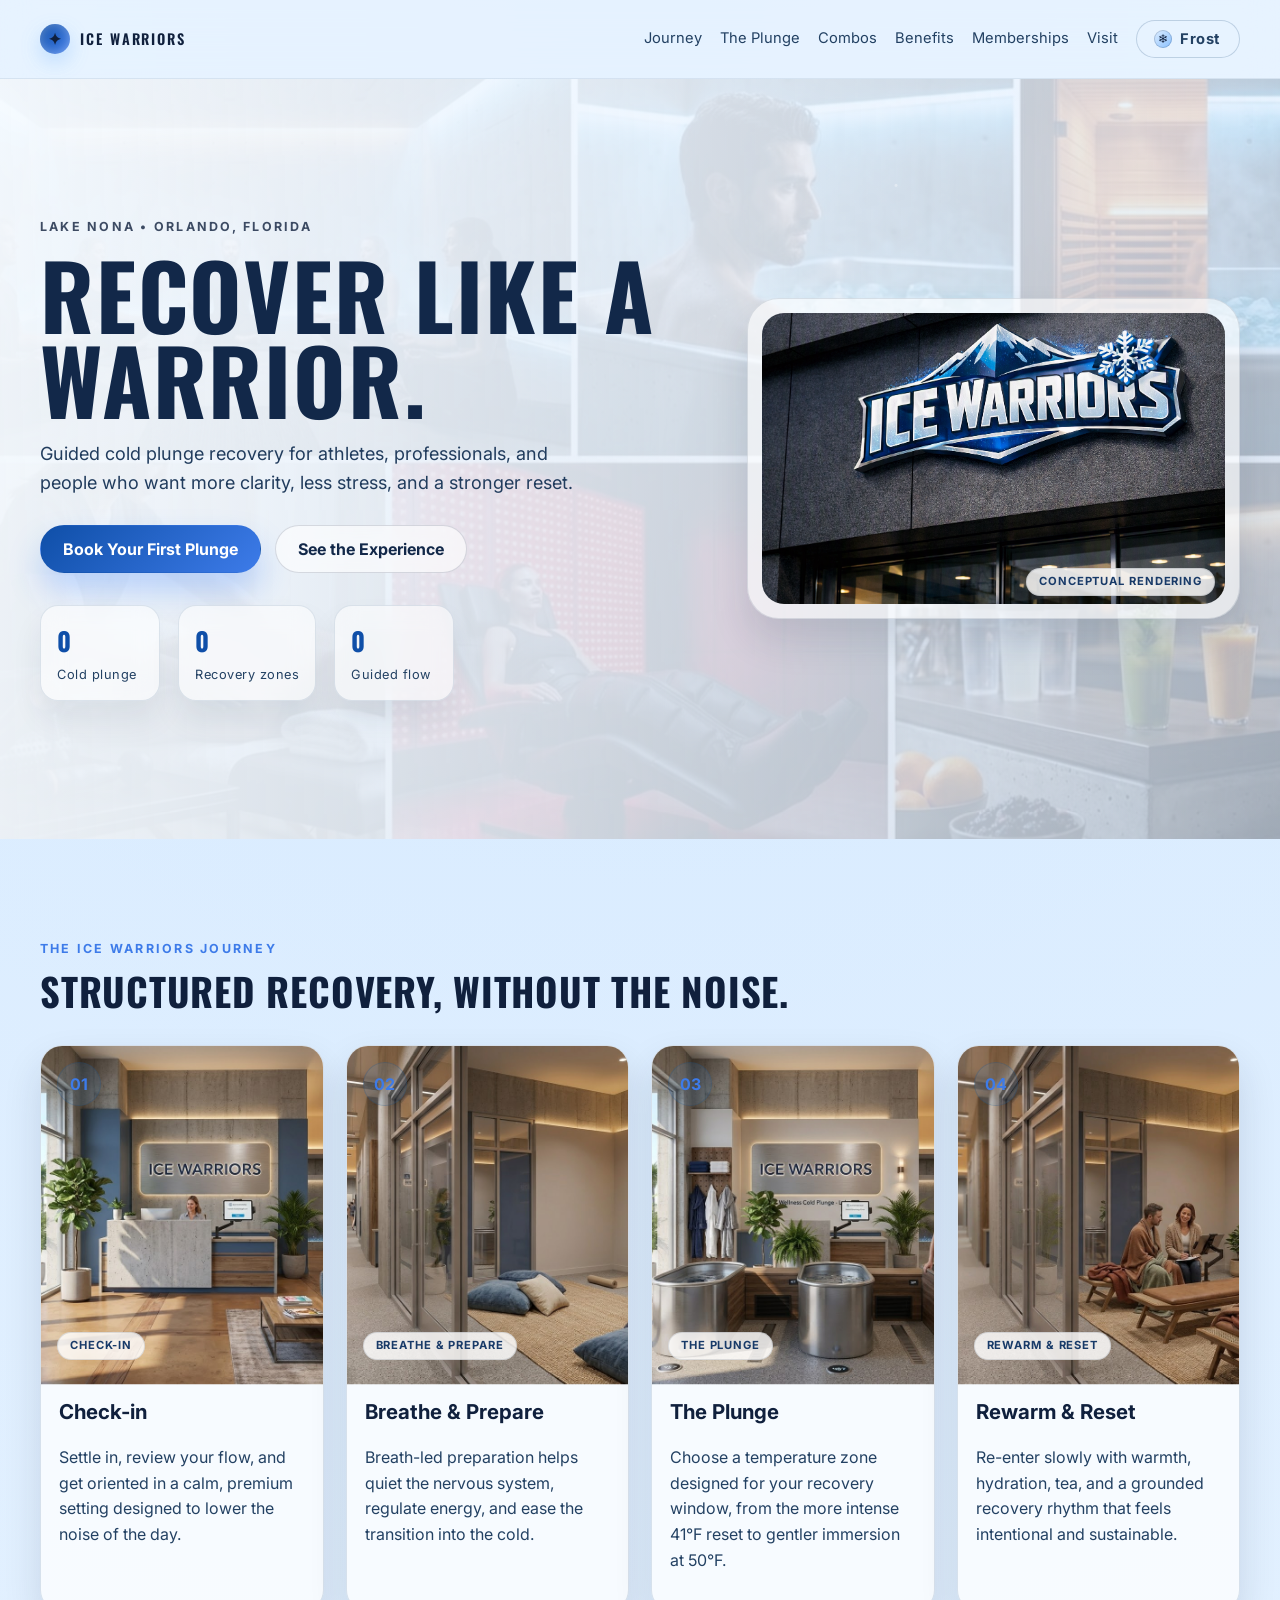
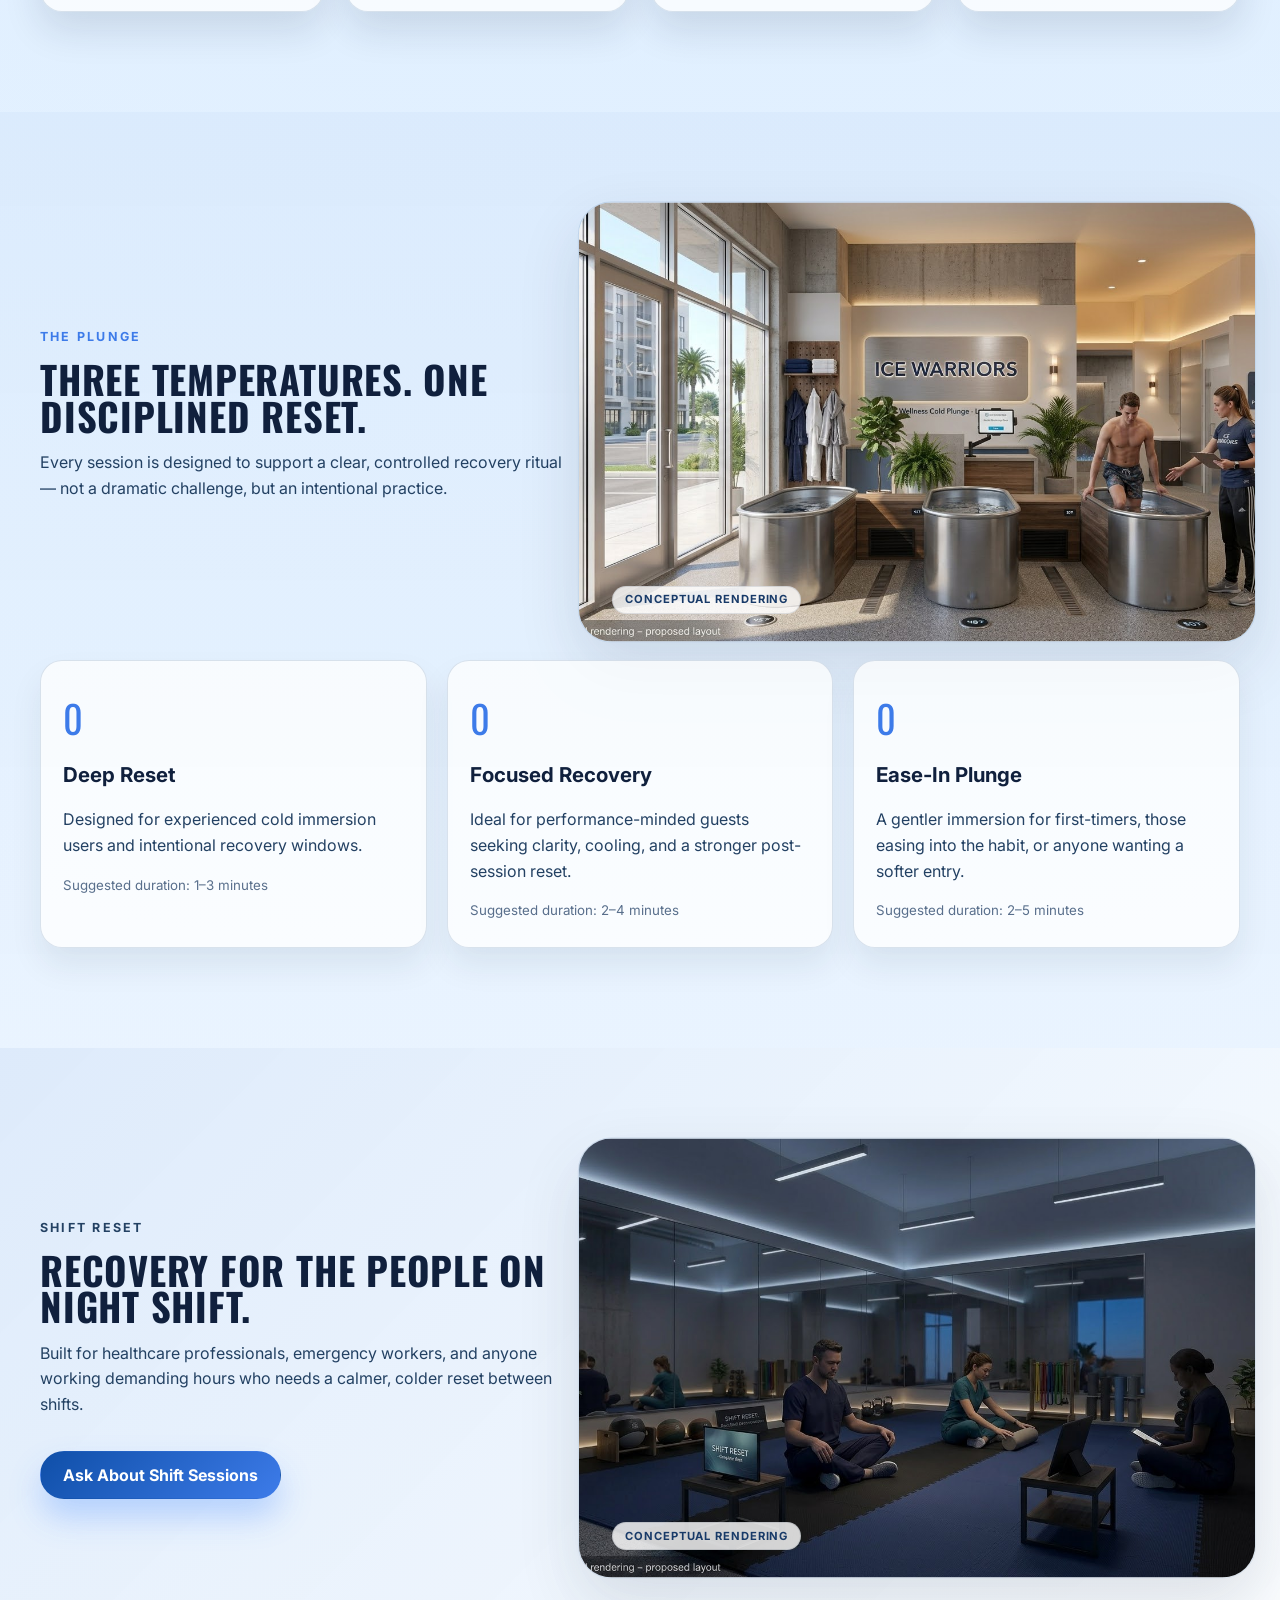
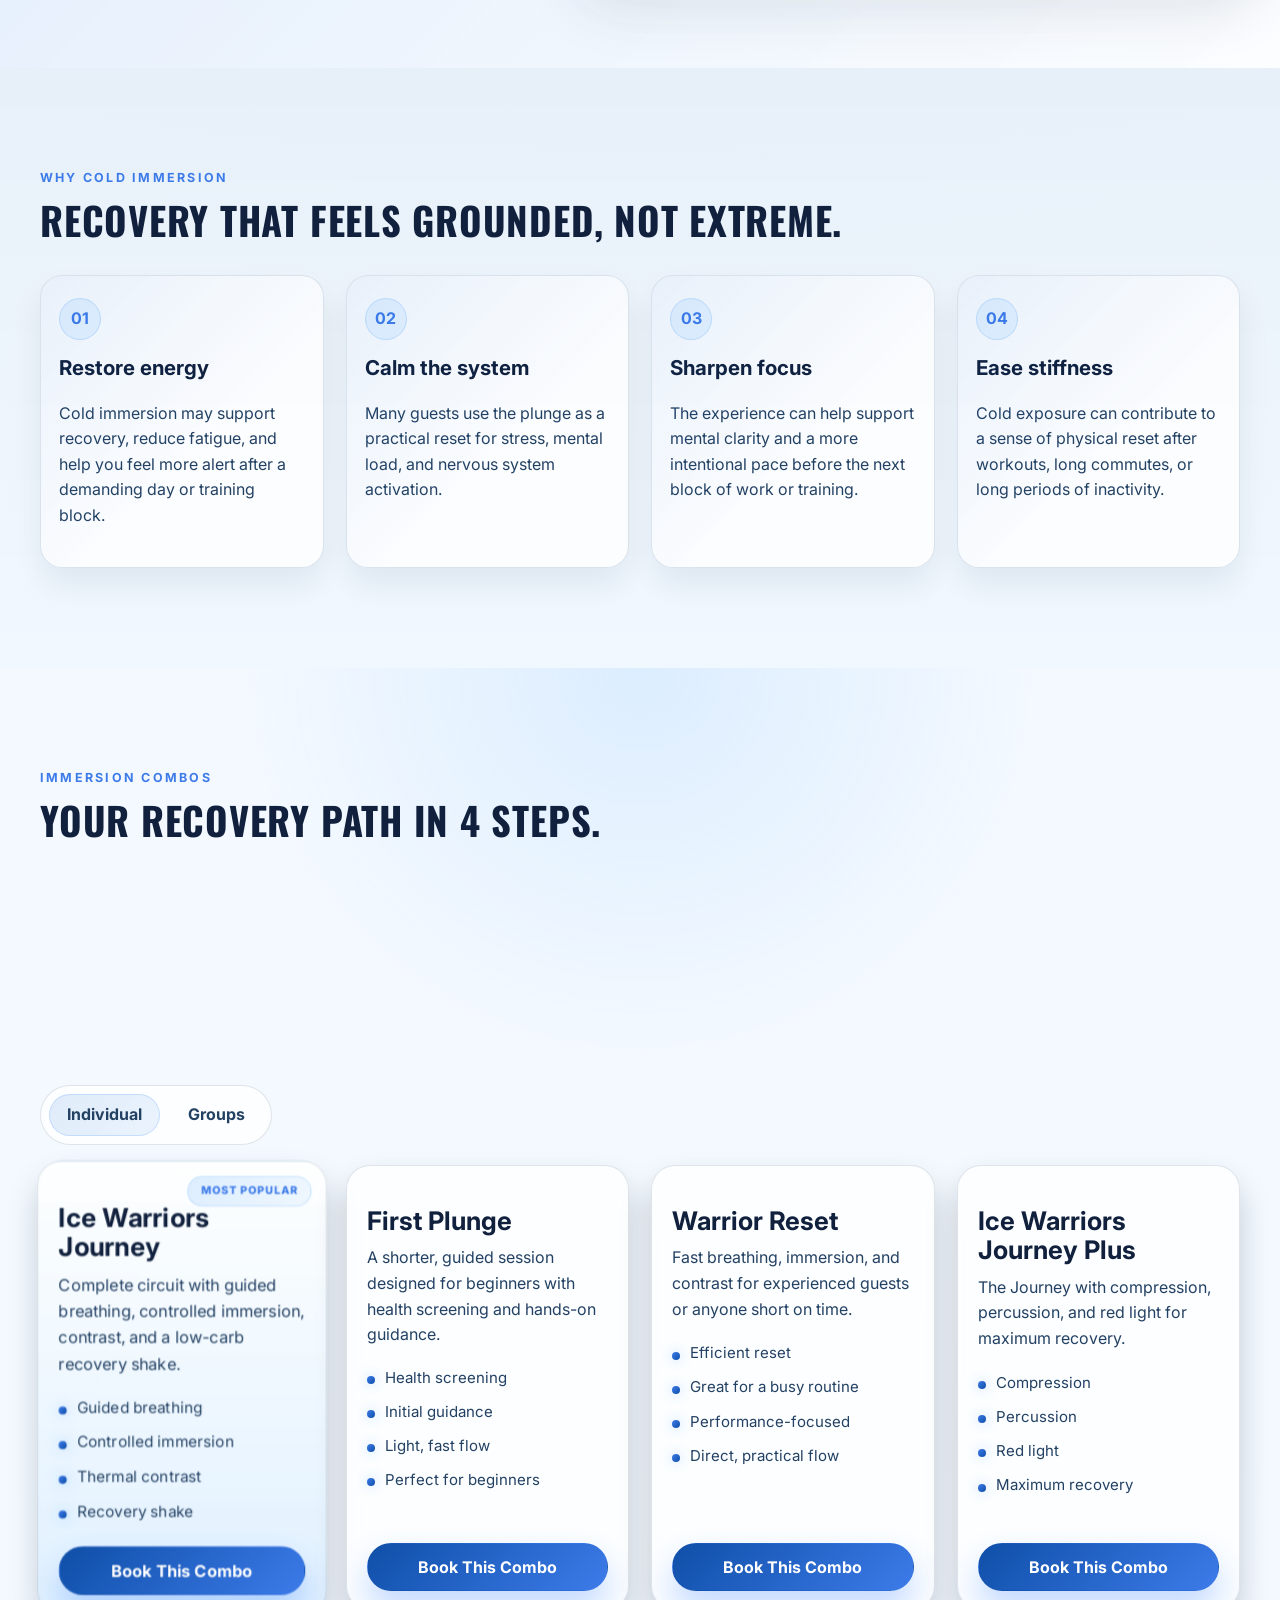
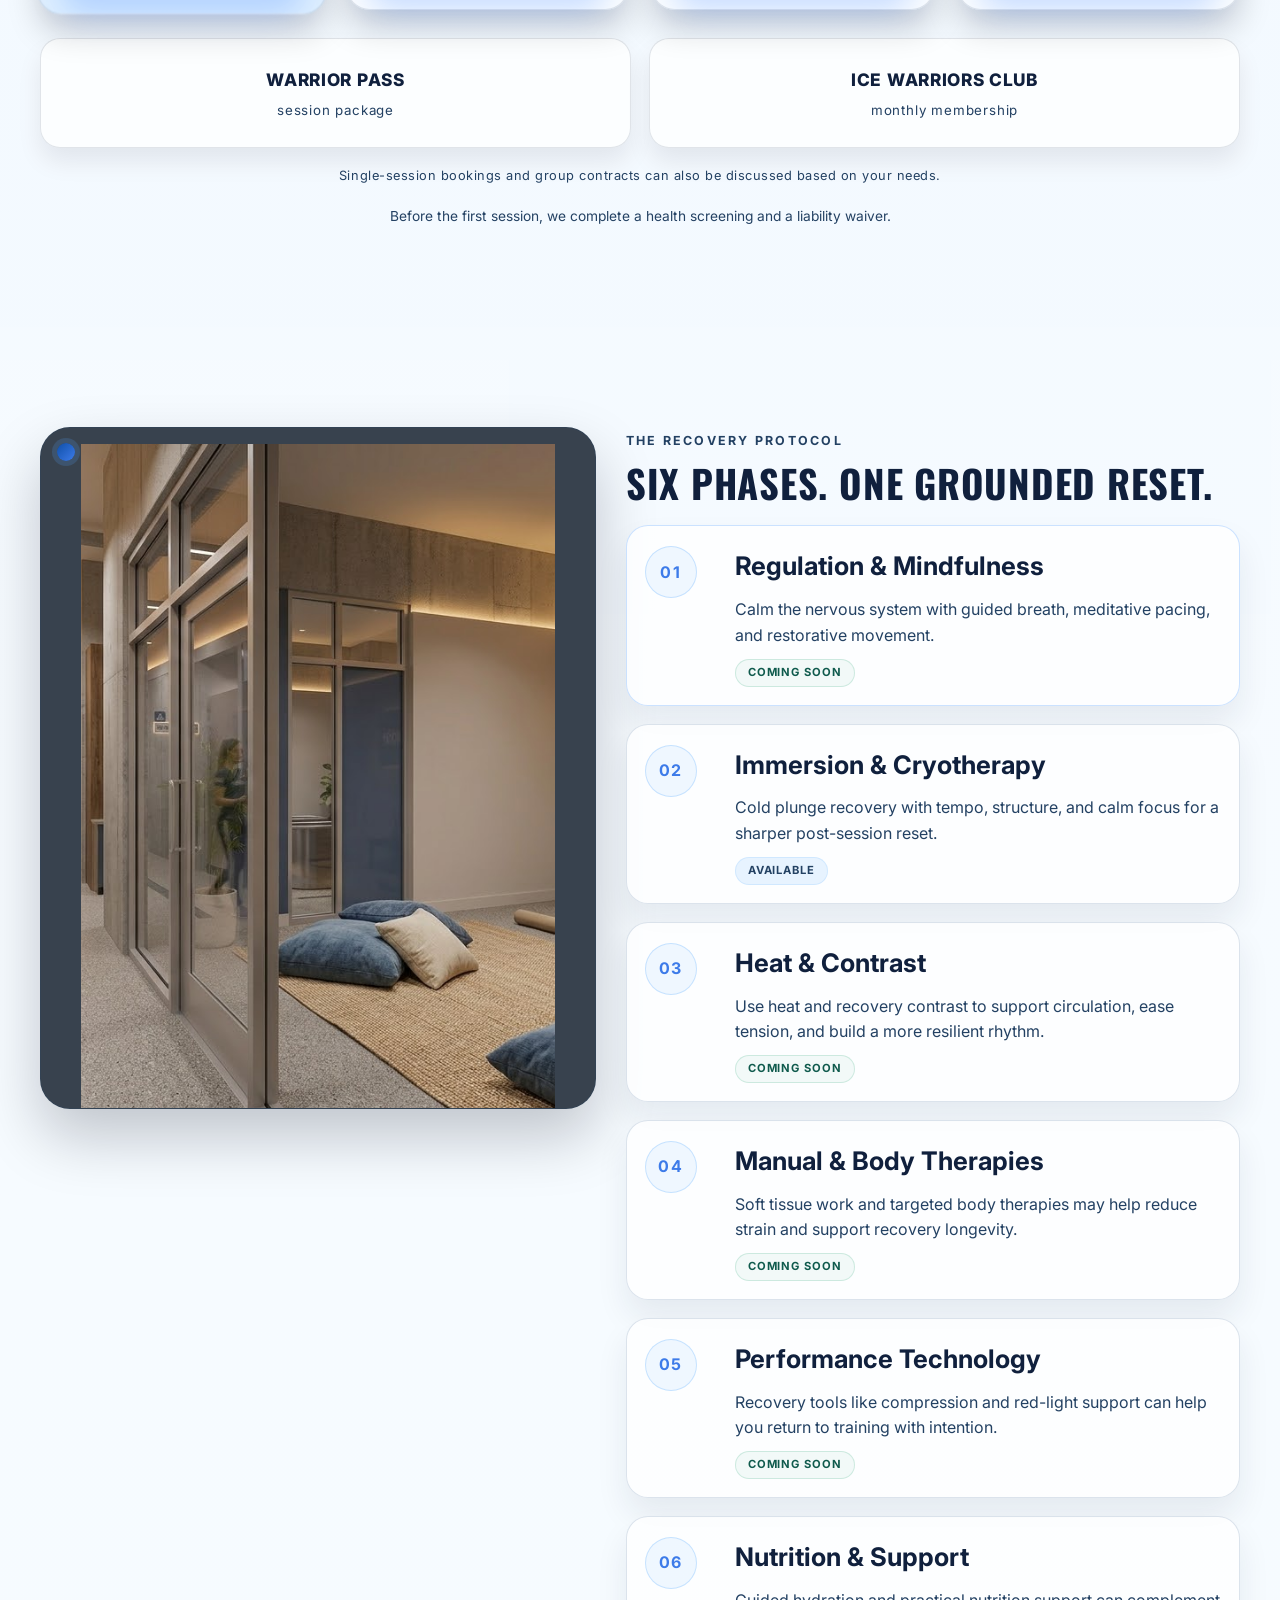
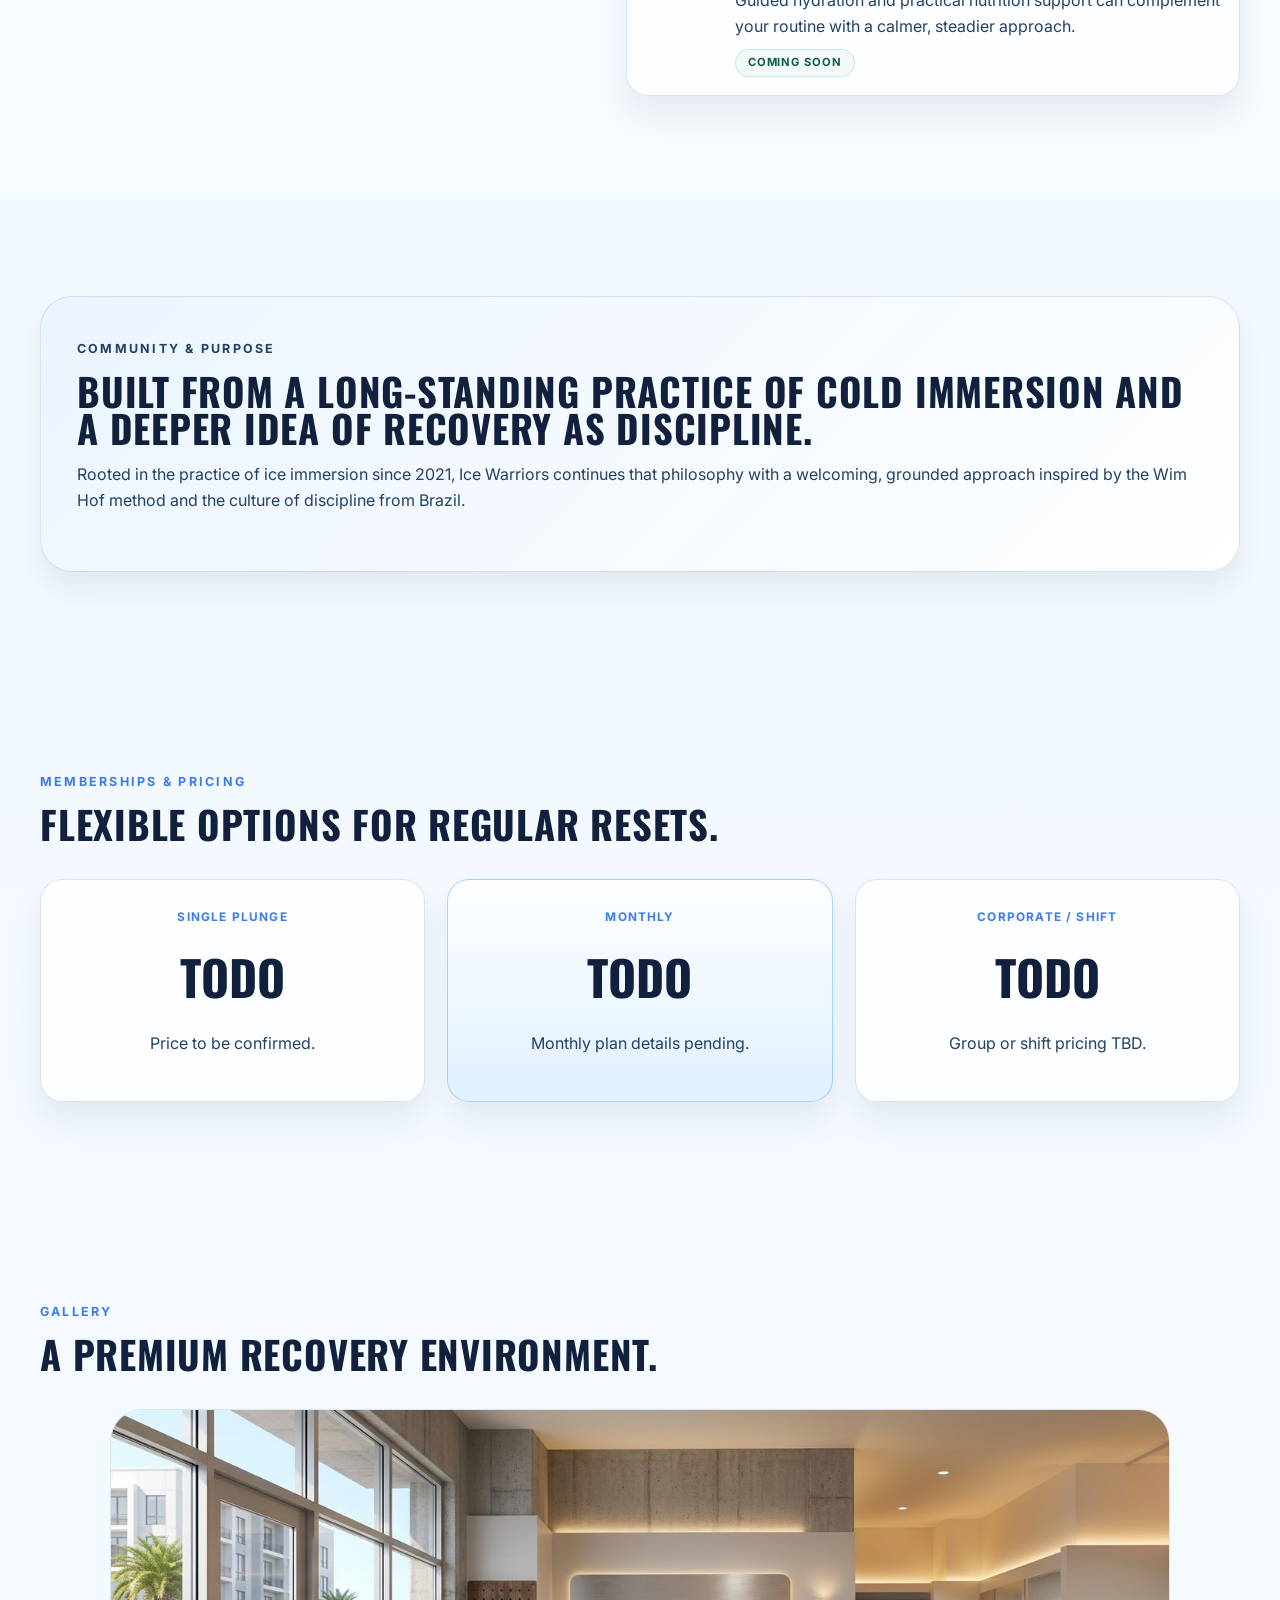
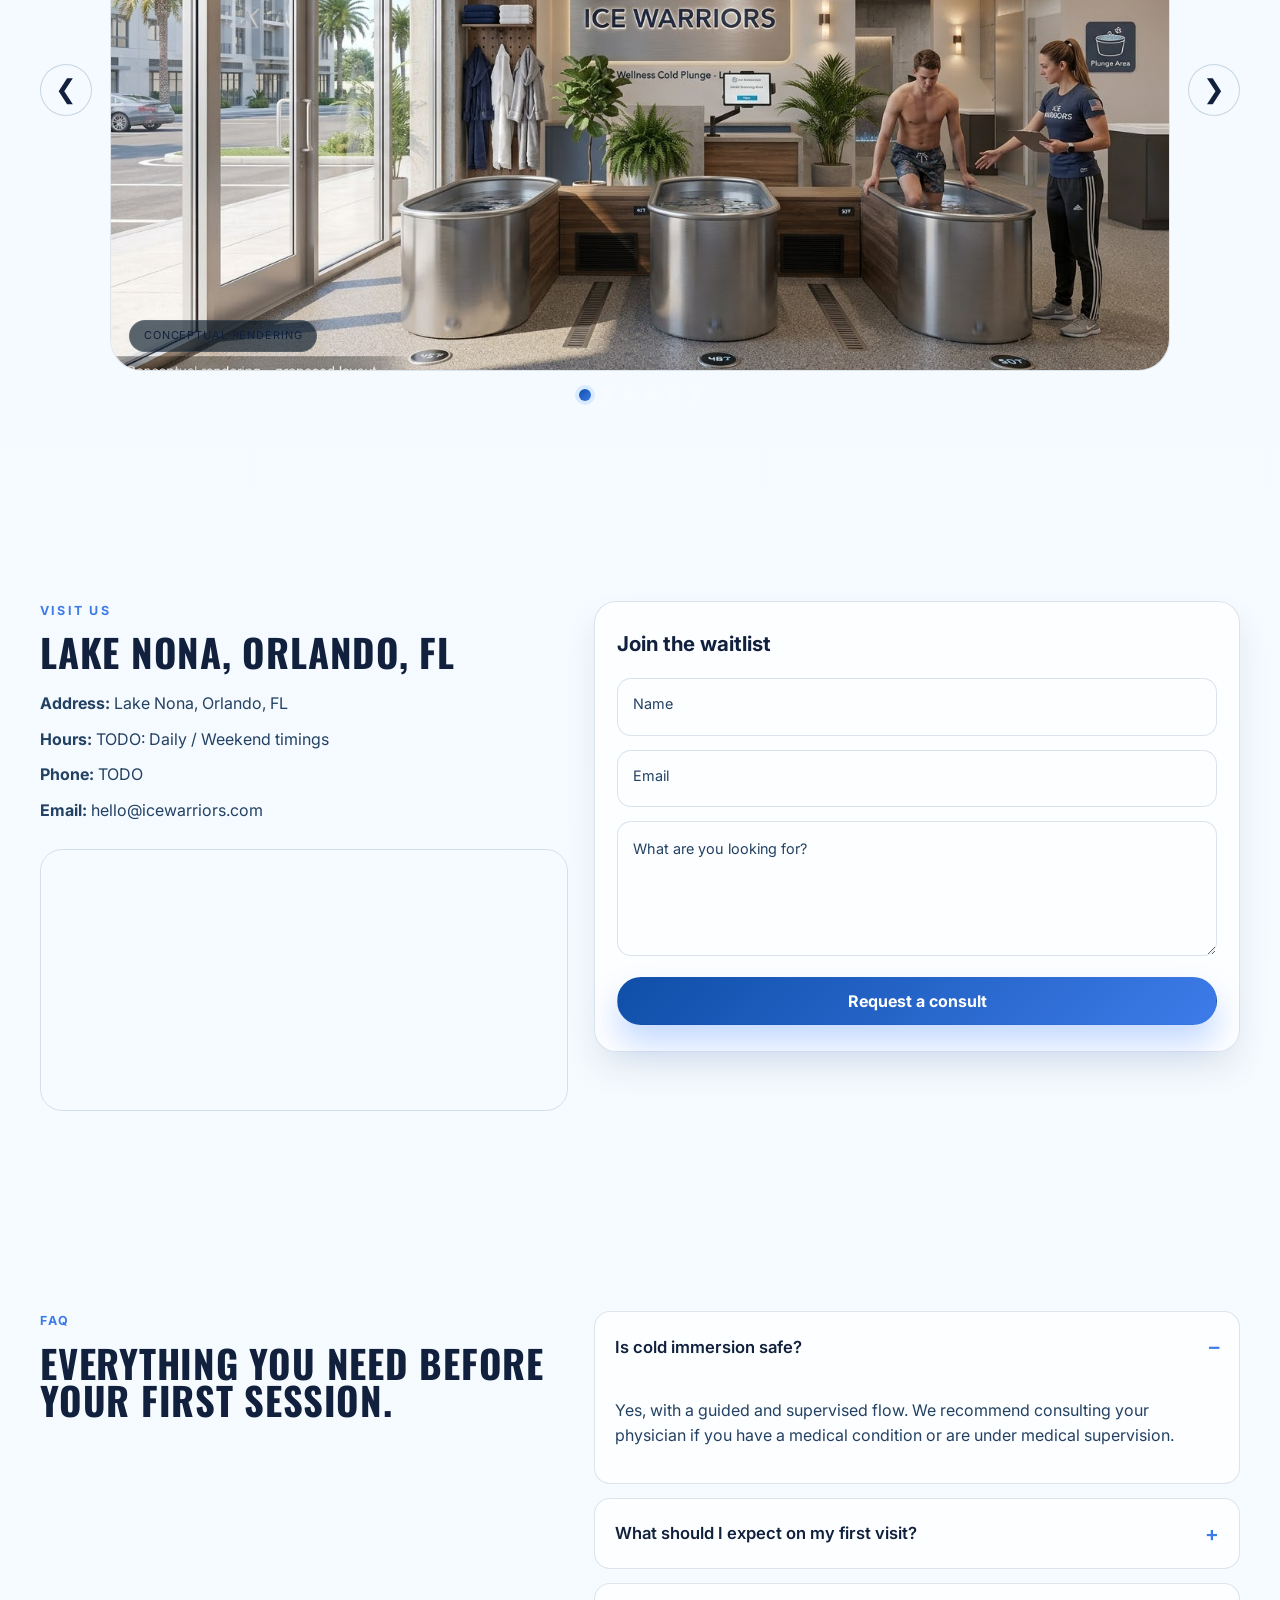
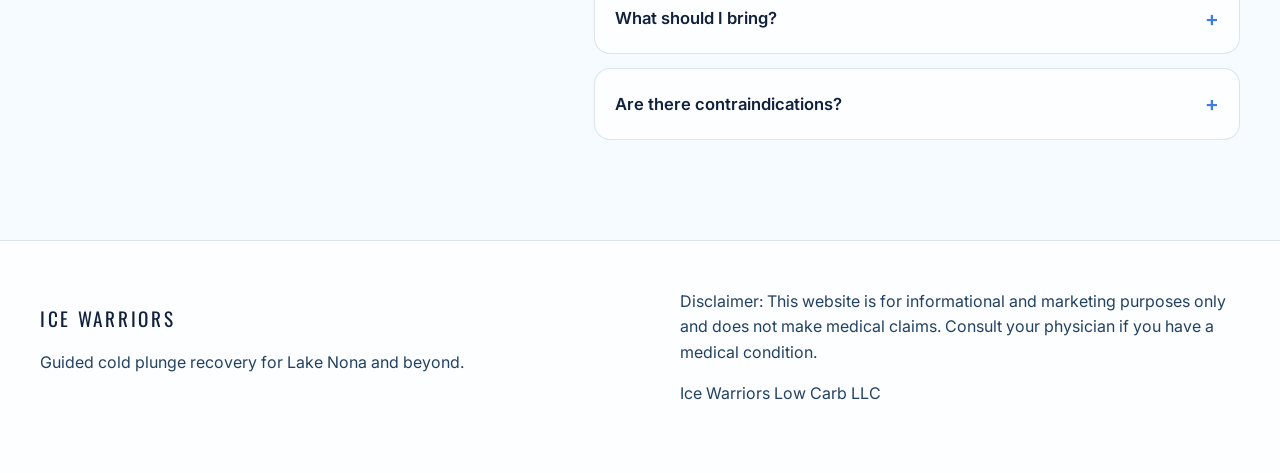
<file: site_ice_warriors/index.html>
<!DOCTYPE html>
<html lang="en" data-theme="dark">
  <head>
    <meta charset="UTF-8" />
    <meta name="viewport" content="width=device-width, initial-scale=1.0" />
    <meta name="description" content="Ice Warriors offers guided cold plunge recovery in Lake Nona, Orlando, FL. Recover with intention in a premium wellness environment." />
    <meta property="og:title" content="Ice Warriors | Recover Like a Warrior." />
    <meta property="og:description" content="Guided cold plunge recovery in Lake Nona, Orlando, FL." />
    <meta property="og:type" content="website" />
    <meta property="og:url" content="https://www.icewarriors.com/" />
    <meta property="og:image" content="https://www.icewarriors.com/assets/img/Ice_Warriors_fronte_loja.png" />
    <meta name="twitter:card" content="summary_large_image" />
    <link rel="canonical" href="https://www.icewarriors.com/" />
    <meta name="theme-color" content="#0A1A3A" />
    <title>Ice Warriors | Recover Like a Warrior.</title>
    <script>
      (() => {
        try {
          const savedTheme = localStorage.getItem('ice-warriors-theme');
          const prefersLight = window.matchMedia('(prefers-color-scheme: light)').matches;
          const isLight = savedTheme ? savedTheme === 'light' : prefersLight;
          document.documentElement.setAttribute('data-theme', isLight ? 'light' : 'dark');
          document.body && document.body.classList.toggle('light-theme', isLight);
        } catch (error) {
          document.documentElement.setAttribute('data-theme', 'dark');
        }
      })();
    </script>
    <link rel="preconnect" href="https://fonts.googleapis.com" />
    <link rel="preconnect" href="https://fonts.gstatic.com" crossorigin />
    <link href="https://fonts.googleapis.com/css2?family=Inter:wght@400;500;600;700;800;900&family=Oswald:wght@400;500;600;700&display=swap" rel="stylesheet" />
    <link rel="icon" type="image/svg+xml" href="data:image/svg+xml,%3Csvg xmlns='http://www.w3.org/2000/svg' viewBox='0 0 64 64'%3E%3Cpath fill='%23EAF4FF' d='M32 4l7 16 13-2-9 13 9 13-13-2-7 16-7-16-13 2 9-13-9-13 13 2 7-16z'/%3E%3C/svg%3E" />
    <link rel="preload" href="../imagem_cabecalho.jpg" as="image" fetchpriority="high" />
    <link rel="stylesheet" href="style.css" />
    <script type="application/ld+json">
      {
        "@context": "https://schema.org",
        "@type": "LocalBusiness",
        "name": "Ice Warriors",
        "description": "Guided cold plunge recovery studio in Lake Nona, Orlando, FL.",
        "address": {
          "@type": "PostalAddress",
          "streetAddress": "Lake Nona",
          "addressLocality": "Orlando",
          "addressRegion": "FL",
          "addressCountry": "US"
        },
        "areaServed": "Lake Nona, Orlando, FL",
        "url": "https://www.icewarriors.com"
      }
    </script>
  </head>
  <body>
    <div class="site-shell">
      <header class="site-header">
        <div class="scroll-progress" aria-hidden="true"></div>
        <div class="container nav-wrap">
          <a class="brand" href="#top" aria-label="Ice Warriors home">
            <span class="brand-mark" aria-hidden="true">✦</span>
            <span class="brand-text">ICE WARRIORS</span>
          </a>

          <button class="menu-toggle" type="button" aria-expanded="false" aria-controls="siteNav" aria-label="Open menu">
            <span></span>
            <span></span>
            <span></span>
          </button>

          <nav class="site-nav" id="siteNav" aria-label="Main navigation">
            <a href="#journey">Journey</a>
            <a href="#plunge">The Plunge</a>
            <a href="#combos">Combos</a>
            <a href="#benefits">Benefits</a>
            <a href="#pricing">Memberships</a>
            <a href="#visit">Visit</a>
            <button class="theme-toggle" type="button" aria-label="Switch to Frost mode" aria-pressed="false">
              <span class="toggle-icon" aria-hidden="true">❄</span>
              <span class="toggle-copy">Frost</span>
            </button>
          </nav>
        </div>
      </header>

      <main id="top">
        <section class="hero">
          <div class="hero-bg" aria-hidden="true"></div>
          <div class="hero-overlay" aria-hidden="true"></div>
          <div class="hero-particles" aria-hidden="true"></div>

          <div class="container hero-inner">
            <div class="hero-copy reveal">
              <p class="eyebrow">Lake Nona • Orlando, Florida</p>
              <h1>Recover Like a Warrior.</h1>
              <p class="hero-subtitle">Guided cold plunge recovery for athletes, professionals, and people who want more clarity, less stress, and a stronger reset.</p>

              <div class="hero-actions">
                <a class="btn btn-primary" href="#visit">Book Your First Plunge</a>
                <a class="btn btn-secondary" href="#journey">See the Experience</a>
              </div>

              <ul class="hero-meta" aria-label="Key highlights">
                <li><strong data-count="41">0</strong><span>Cold plunge</span></li>
                <li><strong data-count="3">0</strong><span>Recovery zones</span></li>
                <li><strong data-count="1">0</strong><span>Guided flow</span></li>
              </ul>
            </div>

            <div class="hero-visual reveal">
              <div class="hero-card hero-card-main">
                <img src="../assets/img/Ice_Warriors_fronte_loja.png" alt="Front facade of the Ice Warriors studio in Lake Nona" fetchpriority="high" />
                <div class="card-badge">Conceptual rendering</div>
              </div>
            </div>
          </div>
        </section>

        <section class="section journey" id="journey">
          <div class="container">
            <div class="section-header reveal">
              <p class="eyebrow">The Ice Warriors Journey</p>
              <h2>Structured recovery, without the noise.</h2>
            </div>

            <div class="journey-grid">
              <article class="journey-item reveal">
                <span class="step-number">01</span>
                <div class="journey-image">
                  <img src="../assets/img/ice_025.jpg" alt="Reception area at Ice Warriors" loading="lazy" />
                  <span class="caption-tag">Check-in</span>
                </div>
                <div class="journey-copy">
                  <h3>Check-in</h3>
                  <p>Settle in, review your flow, and get oriented in a calm, premium setting designed to lower the noise of the day.</p>
                </div>
              </article>

              <article class="journey-item reveal">
                <span class="step-number">02</span>
                <div class="journey-image">
                  <img src="../assets/img/ice_024.jpg" alt="Breathing and preparation area before the cold plunge" loading="lazy" />
                  <span class="caption-tag">Breathe &amp; Prepare</span>
                </div>
                <div class="journey-copy">
                  <h3>Breathe &amp; Prepare</h3>
                  <p>Breath-led preparation helps quiet the nervous system, regulate energy, and ease the transition into the cold.</p>
                </div>
              </article>

              <article class="journey-item reveal">
                <span class="step-number">03</span>
                <div class="journey-image">
                  <img src="../assets/img/ice_021.jpg" alt="Three cold plunge tubs in the recovery lounge" loading="lazy" />
                  <span class="caption-tag">The Plunge</span>
                </div>
                <div class="journey-copy">
                  <h3>The Plunge</h3>
                  <p>Choose a temperature zone designed for your recovery window, from the more intense 41°F reset to gentler immersion at 50°F.</p>
                </div>
              </article>

              <article class="journey-item reveal">
                <span class="step-number">04</span>
                <div class="journey-image">
                  <img src="../assets/img/ice_022.jpg" alt="Rewarming lounge with tea and warm environment" loading="lazy" />
                  <span class="caption-tag">Rewarm &amp; Reset</span>
                </div>
                <div class="journey-copy">
                  <h3>Rewarm &amp; Reset</h3>
                  <p>Re-enter slowly with warmth, hydration, tea, and a grounded recovery rhythm that feels intentional and sustainable.</p>
                </div>
              </article>
            </div>
          </div>
        </section>

        <section class="section plunge" id="plunge">
          <div class="container plunge-layout">
            <div class="plunge-copy reveal">
              <p class="eyebrow">The Plunge</p>
              <h2>Three temperatures. One disciplined reset.</h2>
              <p class="lead">Every session is designed to support a clear, controlled recovery ritual — not a dramatic challenge, but an intentional practice.</p>
            </div>

            <div class="plunge-visual reveal">
              <img src="../assets/img/ice_021.jpg" alt="Three cold plunge baths reflecting the Ice Warriors recovery experience" loading="lazy" />
              <span class="render-label">Conceptual rendering</span>
            </div>
          </div>

          <div class="container temp-grid">
            <article class="temp-card reveal" style="--temp-glow: rgba(58, 120, 255, 0.45); --temp-shadow: rgba(58, 120, 255, 0.22);">
              <span class="temp-value" data-count="41">0</span>
              <h3>Deep Reset</h3>
              <p>Designed for experienced cold immersion users and intentional recovery windows.</p>
              <small>Suggested duration: 1–3 minutes</small>
            </article>

            <article class="temp-card reveal" style="--temp-glow: rgba(95, 160, 255, 0.42); --temp-shadow: rgba(95, 160, 255, 0.18);">
              <span class="temp-value" data-count="48">0</span>
              <h3>Focused Recovery</h3>
              <p>Ideal for performance-minded guests seeking clarity, cooling, and a stronger post-session reset.</p>
              <small>Suggested duration: 2–4 minutes</small>
            </article>

            <article class="temp-card reveal" style="--temp-glow: rgba(160, 210, 255, 0.42); --temp-shadow: rgba(160, 210, 255, 0.18);">
              <span class="temp-value" data-count="50">0</span>
              <h3>Ease-In Plunge</h3>
              <p>A gentler immersion for first-timers, those easing into the habit, or anyone wanting a softer entry.</p>
              <small>Suggested duration: 2–5 minutes</small>
            </article>
          </div>
        </section>

        <section class="section shift-reset" id="shift-reset">
          <div class="container shift-layout">
            <div class="shift-copy reveal">
              <p class="eyebrow">Shift Reset</p>
              <h2>Recovery for the people on night shift.</h2>
              <p>Built for healthcare professionals, emergency workers, and anyone working demanding hours who needs a calmer, colder reset between shifts.</p>
              <a class="btn btn-primary" href="#visit">Ask About Shift Sessions</a>
            </div>

            <div class="shift-visual reveal">
              <img src="../assets/img/ice_026.jpg" alt="Night-time recovery studio scene for shift reset" loading="lazy" />
              <span class="render-label dark">Conceptual rendering</span>
            </div>
          </div>
        </section>

        <section class="section benefits" id="benefits">
          <div class="container">
            <div class="section-header reveal">
              <p class="eyebrow">Why Cold Immersion</p>
              <h2>Recovery that feels grounded, not extreme.</h2>
            </div>

            <div class="benefits-grid">
              <article class="benefit-card glass reveal">
                <span class="benefit-icon">01</span>
                <h3>Restore energy</h3>
                <p>Cold immersion may support recovery, reduce fatigue, and help you feel more alert after a demanding day or training block.</p>
              </article>

              <article class="benefit-card glass reveal">
                <span class="benefit-icon">02</span>
                <h3>Calm the system</h3>
                <p>Many guests use the plunge as a practical reset for stress, mental load, and nervous system activation.</p>
              </article>

              <article class="benefit-card glass reveal">
                <span class="benefit-icon">03</span>
                <h3>Sharpen focus</h3>
                <p>The experience can help support mental clarity and a more intentional pace before the next block of work or training.</p>
              </article>

              <article class="benefit-card glass reveal">
                <span class="benefit-icon">04</span>
                <h3>Ease stiffness</h3>
                <p>Cold exposure can contribute to a sense of physical reset after workouts, long commutes, or long periods of inactivity.</p>
              </article>
            </div>
          </div>
        </section>

        <section class="section combos" id="combos">
          <div class="container">
            <div class="section-header reveal">
              <p class="eyebrow">Immersion Combos</p>
              <h2>Your recovery path in 4 steps.</h2>
            </div>

            <div class="combo-steps reveal" aria-label="Customer journey">
              <div class="combo-step">
                <div class="combo-step-icon" aria-hidden="true">◌</div>
                <span class="combo-step-title">Breathe</span>
                <small>guided breathing</small>
              </div>

              <div class="combo-step">
                <div class="combo-step-icon" aria-hidden="true">❄</div>
                <span class="combo-step-title">Plunge</span>
                <small>controlled ice immersion</small>
              </div>

              <div class="combo-step">
                <div class="combo-step-icon" aria-hidden="true">♨</div>
                <span class="combo-step-title">Contrast</span>
                <small>sauna or hot tub</small>
              </div>

              <div class="combo-step">
                <div class="combo-step-icon" aria-hidden="true">⚡</div>
                <span class="combo-step-title">Fuel</span>
                <small>low-carb recovery shake</small>
              </div>
            </div>

            <div class="combo-tabs reveal" role="tablist" aria-label="Combo options">
              <button class="combo-tab is-active" type="button" role="tab" aria-selected="true" data-tab="individual">Individual</button>
              <button class="combo-tab" type="button" role="tab" aria-selected="false" data-tab="grupos">Groups</button>
            </div>

            <div class="combo-panels reveal">
              <div class="combo-panel is-active" data-panel="individual" role="tabpanel" aria-label="Individual combos">
                <div class="combo-grid">
                  <article class="combo-card featured">
                    <span class="combo-tag">Most Popular</span>
                    <div class="combo-header">
                      <h3>Ice Warriors Journey</h3>
                      <p>Complete circuit with guided breathing, controlled immersion, contrast, and a low-carb recovery shake.</p>
                    </div>
                    <ul class="combo-benefits">
                      <li>Guided breathing</li>
                      <li>Controlled immersion</li>
                      <li>Thermal contrast</li>
                      <li>Recovery shake</li>
                    </ul>
                    <button class="btn btn-primary combo-cta" type="button" data-card-name="Ice Warriors Journey">Book This Combo</button>
                  </article>

                  <article class="combo-card">
                    <div class="combo-header">
                      <h3>First Plunge</h3>
                      <p>A shorter, guided session designed for beginners with health screening and hands-on guidance.</p>
                    </div>
                    <ul class="combo-benefits">
                      <li>Health screening</li>
                      <li>Initial guidance</li>
                      <li>Light, fast flow</li>
                      <li>Perfect for beginners</li>
                    </ul>
                    <button class="btn btn-primary combo-cta" type="button" data-card-name="First Plunge">Book This Combo</button>
                  </article>

                  <article class="combo-card">
                    <div class="combo-header">
                      <h3>Warrior Reset</h3>
                      <p>Fast breathing, immersion, and contrast for experienced guests or anyone short on time.</p>
                    </div>
                    <ul class="combo-benefits">
                      <li>Efficient reset</li>
                      <li>Great for a busy routine</li>
                      <li>Performance-focused</li>
                      <li>Direct, practical flow</li>
                    </ul>
                    <button class="btn btn-primary combo-cta" type="button" data-card-name="Warrior Reset">Book This Combo</button>
                  </article>

                  <article class="combo-card">
                    <div class="combo-header">
                      <h3>Ice Warriors Journey Plus</h3>
                      <p>The Journey with compression, percussion, and red light for maximum recovery.</p>
                    </div>
                    <ul class="combo-benefits">
                      <li>Compression</li>
                      <li>Percussion</li>
                      <li>Red light</li>
                      <li>Maximum recovery</li>
                    </ul>
                    <button class="btn btn-primary combo-cta" type="button" data-card-name="Ice Warriors Journey Plus">Book This Combo</button>
                  </article>
                </div>
              </div>

              <div class="combo-panel" data-panel="grupos" role="tabpanel" aria-label="Group combos" hidden>
                <div class="combo-grid">
                  <article class="combo-card">
                    <div class="combo-header">
                      <h3>Warriors United in Action</h3>
                      <p>The Journey in a group of up to 5 people.</p>
                    </div>
                    <ul class="combo-benefits">
                      <li>Group of up to 5</li>
                      <li>Shared experience</li>
                      <li>Team-based flow</li>
                      <li>Collective effort</li>
                    </ul>
                    <button class="btn btn-primary combo-cta" type="button" data-card-name="Warriors United in Action">Book This Combo</button>
                  </article>

                  <article class="combo-card">
                    <div class="combo-header">
                      <h3>Warrior Team</h3>
                      <p>For sports teams, with a recurring schedule.</p>
                    </div>
                    <ul class="combo-benefits">
                      <li>Sports team</li>
                      <li>Recurring schedule</li>
                      <li>Performance routine</li>
                      <li>Better recovery</li>
                    </ul>
                    <button class="btn btn-primary combo-cta" type="button" data-card-name="Warrior Team">Book This Combo</button>
                  </article>

                  <article class="combo-card">
                    <div class="combo-header">
                      <h3>Corporate Warriors</h3>
                      <p>Resilience and well-being for companies and events.</p>
                    </div>
                    <ul class="combo-benefits">
                      <li>For companies</li>
                      <li>Events and gatherings</li>
                      <li>Collective well-being</li>
                      <li>Focus on recovery</li>
                    </ul>
                    <button class="btn btn-primary combo-cta" type="button" data-card-name="Corporate Warriors">Book This Combo</button>
                  </article>

                  <article class="combo-card">
                    <div class="combo-header">
                      <h3>Warrior Circle</h3>
                      <p>Recurring meetup with the same group.</p>
                    </div>
                    <ul class="combo-benefits">
                      <li>Same group</li>
                      <li>Recurring schedule</li>
                      <li>Connection and motivation</li>
                      <li>Routine-focused</li>
                    </ul>
                    <button class="btn btn-primary combo-cta" type="button" data-card-name="Warrior Circle">Book This Combo</button>
                  </article>
                </div>
              </div>
            </div>

            <div class="combo-contract reveal">
              <div class="contract-item">
                <span>Warrior Pass</span>
                <small>session package</small>
              </div>
              <div class="contract-item">
                <span>Ice Warriors Club</span>
                <small>monthly membership</small>
              </div>
            </div>

            <p class="combo-inline-note reveal">Single-session bookings and group contracts can also be discussed based on your needs.</p>
            <p class="combo-note reveal">Before the first session, we complete a health screening and a liability waiver.</p>
          </div>
        </section>

        <section class="section beyond" id="beyond">
          <div class="container protocol-shell">
            <div class="protocol-viewport reveal">
              <div class="protocol-image-panel">
                <div class="protocol-progress-line" aria-hidden="true"></div>
                <div class="protocol-visuals">
                  <figure class="protocol-visual is-active" data-protocol="0">
                    <img src="../assets/img/ice_024.jpg" alt="Regulation and mindfulness recovery space" loading="lazy" />
                  </figure>
                  <figure class="protocol-visual" data-protocol="1">
                    <img src="../assets/img/ice_021.jpg" alt="Immersion and cryotherapy recovery room" loading="lazy" />
                  </figure>
                  <figure class="protocol-visual" data-protocol="2">
                    <img src="../assets/img/ice_022.jpg" alt="Heat and contrast recovery lounge" loading="lazy" />
                  </figure>
                  <figure class="protocol-visual" data-protocol="3">
                    <img src="../assets/img/ice_023.jpg" alt="Manual and body therapies recovery area" loading="lazy" />
                  </figure>
                  <figure class="protocol-visual" data-protocol="4">
                    <img src="../assets/img/ice_026.jpg" alt="Performance technology recovery session" loading="lazy" />
                  </figure>
                  <figure class="protocol-visual" data-protocol="5">
                    <img src="../assets/img/ice_025.jpg" alt="Nutrition and support wellness lounge" loading="lazy" />
                  </figure>
                </div>
              </div>
            </div>

            <div class="protocol-copy reveal">
              <div class="protocol-copy-header">
                <p class="eyebrow">The Recovery Protocol</p>
                <h2>Six phases. One grounded reset.</h2>
              </div>

              <div class="protocol-list" aria-live="polite">
                <article class="protocol-item is-active" data-status="soon" data-protocol="0">
                  <div class="protocol-number">01</div>
                  <div class="protocol-content">
                    <h3>Regulation &amp; Mindfulness</h3>
                    <p>Calm the nervous system with guided breath, meditative pacing, and restorative movement.</p>
                    <span class="status-pill positive">Coming soon</span>
                  </div>
                </article>

                <article class="protocol-item" data-status="available" data-protocol="1">
                  <div class="protocol-number">02</div>
                  <div class="protocol-content">
                    <h3>Immersion &amp; Cryotherapy</h3>
                    <p>Cold plunge recovery with tempo, structure, and calm focus for a sharper post-session reset.</p>
                    <span class="status-pill">Available</span>
                  </div>
                </article>

                <article class="protocol-item" data-status="soon" data-protocol="2">
                  <div class="protocol-number">03</div>
                  <div class="protocol-content">
                    <h3>Heat &amp; Contrast</h3>
                    <p>Use heat and recovery contrast to support circulation, ease tension, and build a more resilient rhythm.</p>
                    <span class="status-pill positive">Coming soon</span>
                  </div>
                </article>

                <article class="protocol-item" data-status="soon" data-protocol="3">
                  <div class="protocol-number">04</div>
                  <div class="protocol-content">
                    <h3>Manual &amp; Body Therapies</h3>
                    <p>Soft tissue work and targeted body therapies may help reduce strain and support recovery longevity.</p>
                    <span class="status-pill positive">Coming soon</span>
                  </div>
                </article>

                <article class="protocol-item" data-status="soon" data-protocol="4">
                  <div class="protocol-number">05</div>
                  <div class="protocol-content">
                    <h3>Performance Technology</h3>
                    <p>Recovery tools like compression and red-light support can help you return to training with intention.</p>
                    <span class="status-pill positive">Coming soon</span>
                  </div>
                </article>

                <article class="protocol-item" data-status="soon" data-protocol="5">
                  <div class="protocol-number">06</div>
                  <div class="protocol-content">
                    <h3>Nutrition &amp; Support</h3>
                    <p>Guided hydration and practical nutrition support can complement your routine with a calmer, steadier approach.</p>
                    <span class="status-pill positive">Coming soon</span>
                  </div>
                </article>
              </div>
            </div>
          </div>
        </section>

        <section class="section community">
          <div class="container community-banner reveal">
            <p class="eyebrow">Community &amp; Purpose</p>
            <h2>Built from a long-standing practice of cold immersion and a deeper idea of recovery as discipline.</h2>
            <p>Rooted in the practice of ice immersion since 2021, Ice Warriors continues that philosophy with a welcoming, grounded approach inspired by the Wim Hof method and the culture of discipline from Brazil.</p>
          </div>
        </section>

        <section class="section pricing" id="pricing">
          <div class="container">
            <div class="section-header reveal">
              <p class="eyebrow">Memberships &amp; Pricing</p>
              <h2>Flexible options for regular resets.</h2>
            </div>

            <div class="pricing-grid">
              <article class="price-card reveal">
                <p class="plan-name">Single Plunge</p>
                <h3>TODO</h3>
                <p class="placeholder">Price to be confirmed.</p>
              </article>

              <article class="price-card featured reveal">
                <p class="plan-name">Monthly</p>
                <h3>TODO</h3>
                <p class="placeholder">Monthly plan details pending.</p>
              </article>

              <article class="price-card reveal">
                <p class="plan-name">Corporate / Shift</p>
                <h3>TODO</h3>
                <p class="placeholder">Group or shift pricing TBD.</p>
              </article>
            </div>
          </div>
        </section>

        <section class="section gallery" id="gallery">
          <div class="container">
            <div class="section-header reveal">
              <p class="eyebrow">Gallery</p>
              <h2>A premium recovery environment.</h2>
            </div>

            <div class="gallery-shell reveal">
              <button class="carousel-btn prev" type="button" aria-label="Previous image">&#10094;</button>

              <div class="gallery-viewport">
                <div class="gallery-track">
                  <figure class="gallery-slide is-active">
                    <img src="../assets/img/ice_021.jpg" alt="Three cold plunge baths with different temperature zones" loading="lazy" />
                    <figcaption>Conceptual rendering</figcaption>
                  </figure>
                  <figure class="gallery-slide">
                    <img src="../assets/img/ice_022.jpg" alt="Rewarm and reset lounge" loading="lazy" />
                    <figcaption>Conceptual rendering</figcaption>
                  </figure>
                  <figure class="gallery-slide">
                    <img src="../assets/img/ice_023.jpg" alt="Mobility and movement space" loading="lazy" />
                    <figcaption>Conceptual rendering</figcaption>
                  </figure>
                  <figure class="gallery-slide">
                    <img src="../assets/img/ice_024.jpg" alt="Breathing and preparation area" loading="lazy" />
                    <figcaption>Conceptual rendering</figcaption>
                  </figure>
                  <figure class="gallery-slide">
                    <img src="../assets/img/ice_025.jpg" alt="Reception and welcome area" loading="lazy" />
                    <figcaption>Conceptual rendering</figcaption>
                  </figure>
                  <figure class="gallery-slide">
                    <img src="../assets/img/ice_026.jpg" alt="Night recovery concept space" loading="lazy" />
                    <figcaption>Conceptual rendering</figcaption>
                  </figure>
                </div>
              </div>

              <button class="carousel-btn next" type="button" aria-label="Next image">&#10095;</button>
            </div>

            <div class="gallery-dots" aria-label="Carousel navigation">
              <button class="dot is-active" type="button" aria-label="Show slide 1"></button>
              <button class="dot" type="button" aria-label="Show slide 2"></button>
              <button class="dot" type="button" aria-label="Show slide 3"></button>
              <button class="dot" type="button" aria-label="Show slide 4"></button>
              <button class="dot" type="button" aria-label="Show slide 5"></button>
              <button class="dot" type="button" aria-label="Show slide 6"></button>
            </div>
          </div>
        </section>

        <section class="section visit" id="visit">
          <div class="container visit-grid">
            <div class="visit-copy reveal">
              <p class="eyebrow">Visit Us</p>
              <h2>Lake Nona, Orlando, FL</h2>
              <ul class="visit-list">
                <li><strong>Address:</strong> Lake Nona, Orlando, FL</li>
                <li><strong>Hours:</strong> TODO: Daily / Weekend timings</li>
                <li><strong>Phone:</strong> TODO</li>
                <li><strong>Email:</strong> hello@icewarriors.com</li>
              </ul>

              <div class="map-card">
                <iframe title="Map to Ice Warriors in Lake Nona" src="https://www.google.com/maps?q=Lake%20Nona%20Orlando%20FL&output=embed" loading="lazy" referrerpolicy="no-referrer-when-downgrade"></iframe>
              </div>
            </div>

            <div class="contact-panel reveal">
              <h3>Join the waitlist</h3>
              <form id="formContato" novalidate>
                <div class="form-field">
                  <input type="text" name="name" id="name" placeholder=" " required />
                  <label for="name">Name</label>
                </div>

                <div class="form-field">
                  <input type="email" name="email" id="email" placeholder=" " required />
                  <label for="email">Email</label>
                </div>

                <div class="form-field textarea-wrap">
                  <textarea name="message" id="message" rows="4" placeholder=" " required></textarea>
                  <label for="message">What are you looking for?</label>
                </div>

                <button class="btn btn-primary" type="submit">Request a consult</button>
              </form>
            </div>
          </div>
        </section>

        <section class="section faq" id="faq">
          <div class="container faq-wrap reveal">
            <div class="section-header left">
              <p class="eyebrow">FAQ</p>
              <h2>Everything you need before your first session.</h2>
            </div>

            <div class="faq-list">
              <div class="faq-item is-open">
                <button class="faq-question" type="button" aria-expanded="true">
                  Is cold immersion safe?
                </button>
                <div class="faq-answer">
                  <p>Yes, with a guided and supervised flow. We recommend consulting your physician if you have a medical condition or are under medical supervision.</p>
                </div>
              </div>

              <div class="faq-item">
                <button class="faq-question" type="button" aria-expanded="false">
                  What should I expect on my first visit?
                </button>
                <div class="faq-answer" hidden>
                  <p>Expect a brief orientation, guidance on breathing and timing, and a supervised first plunge in a temperature zone that matches your comfort and experience level.</p>
                </div>
              </div>

              <div class="faq-item">
                <button class="faq-question" type="button" aria-expanded="false">
                  What should I bring?
                </button>
                <div class="faq-answer" hidden>
                  <p>Comfortable swimwear, a towel, and a water bottle are recommended. We’ll guide you through the rest of the flow when you arrive.</p>
                </div>
              </div>

              <div class="faq-item">
                <button class="faq-question" type="button" aria-expanded="false">
                  Are there contraindications?
                </button>
                <div class="faq-answer" hidden>
                  <p>If you have a medical condition, are pregnant, or are under physician guidance, consult your physician before participating.</p>
                </div>
              </div>
            </div>
          </div>
        </section>
      </main>

      <footer class="site-footer">
        <div class="container footer-wrap">
          <div>
            <p class="footer-brand">ICE WARRIORS</p>
            <p class="footer-copy">Guided cold plunge recovery for Lake Nona and beyond.</p>
          </div>

          <div class="footer-meta">
            <p>Disclaimer: This website is for informational and marketing purposes only and does not make medical claims. Consult your physician if you have a medical condition.</p>
            <p>Ice Warriors Low Carb LLC</p>
          </div>
        </div>
      </footer>
    </div>

    <script src="script.js"></script>
  </body>
</html>
</file>
<file: site_ice_warriors/style.css>
:root {
  --bg: #071827;
  --bg-2: #0d2137;
  --bg-3: #081c2f;
  --surface: rgba(13, 31, 52, 0.78);
  --surface-strong: #122b4d;
  --surface-soft: #0d1d35;
  --surface-elevated: rgba(18, 43, 77, 0.9);
  --text: #edf6ff;
  --text-soft: #dfeeff;
  --text-muted: #a7bfd8;
  --border: rgba(180, 212, 255, 0.18);
  --border-strong: rgba(180, 212, 255, 0.34);
  --accent: #2f7bff;
  --accent-strong: #63b1ff;
  --accent-soft: rgba(79, 163, 255, 0.18);
  --overlay-hero: rgba(5, 15, 27, 0.72);
  --overlay-hero-frost: rgba(9, 17, 29, 0.36);
  --shadow: rgba(2, 11, 22, 0.42);
  --shadow-soft: rgba(17, 32, 60, 0.14);
  --hero-glow: rgba(113, 178, 255, 0.18);
  --max-width: 1200px;
  --radius: 22px;
  --radius-lg: 32px;
  --container-padding: 24px;
  --header-h: 78px;
  --transition: 300ms ease;
  --scroll-progress: 0%;
  --protocol-progress: 0;
}

body.light-theme {
  --bg: #edf6ff;
  --bg-2: #dfeeff;
  --bg-3: #f6fbff;
  --surface: rgba(255, 255, 255, 0.74);
  --surface-strong: #f3f9ff;
  --surface-soft: #edf6ff;
  --surface-elevated: rgba(255, 255, 255, 0.9);
  --text: #10203d;
  --text-soft: #234163;
  --text-muted: #596f8c;
  --border: rgba(19, 65, 118, 0.14);
  --border-strong: rgba(19, 65, 118, 0.2);
  --accent: #0f4fa8;
  --accent-strong: #3d7be9;
  --accent-soft: rgba(62, 121, 219, 0.1);
  --overlay-hero: rgba(245, 250, 255, 0.62);
  --overlay-hero-frost: rgba(255, 255, 255, 0.28);
  --shadow: rgba(17, 32, 60, 0.12);
  --shadow-soft: rgba(17, 32, 60, 0.08);
  --hero-glow: rgba(62, 121, 219, 0.12);
}

html[data-theme='light'] {
  --bg: #edf6ff;
  --bg-2: #dfeeff;
  --bg-3: #f6fbff;
  --surface: rgba(255, 255, 255, 0.74);
  --surface-strong: #f3f9ff;
  --surface-soft: #edf6ff;
  --surface-elevated: rgba(255, 255, 255, 0.9);
  --text: #10203d;
  --text-soft: #234163;
  --text-muted: #596f8c;
  --border: rgba(19, 65, 118, 0.14);
  --border-strong: rgba(19, 65, 118, 0.2);
  --accent: #0f4fa8;
  --accent-strong: #3d7be9;
  --accent-soft: rgba(62, 121, 219, 0.1);
  --overlay-hero: rgba(245, 250, 255, 0.62);
  --overlay-hero-frost: rgba(255, 255, 255, 0.28);
  --shadow: rgba(17, 32, 60, 0.12);
  --shadow-soft: rgba(17, 32, 60, 0.08);
  --hero-glow: rgba(62, 121, 219, 0.12);
}

html {
  scroll-behavior: smooth;
}

html.js {
  scroll-behavior: auto;
}

html.js .reveal,
html.js .journey-item,
html.js .temp-card,
html.js .benefit-card,
html.js .price-card,
html.js .protocol-item,
html.js .section-header,
html.js .gallery-shell {
  opacity: 0;
}

* {
  box-sizing: border-box;
}

body {
  margin: 0;
  font-family: 'Inter', Arial, sans-serif;
  background:
    radial-gradient(circle at top, rgba(79, 163, 255, 0.16), transparent 35%),
    linear-gradient(180deg, var(--bg) 0%, var(--bg-3) 100%);
  color: var(--text);
  line-height: 1.6;
  transition: background var(--transition), color var(--transition);
}

body.light-theme {
  background:
    radial-gradient(circle at top, rgba(47, 123, 255, 0.15), transparent 35%),
    linear-gradient(180deg, var(--bg) 0%, #eaf4ff 100%);
}

img {
  max-width: 100%;
  display: block;
}

a {
  color: inherit;
  text-decoration: none;
}

button,
input,
textarea {
  font: inherit;
}

button {
  cursor: pointer;
}

.container {
  width: min(var(--max-width), calc(100% - (var(--container-padding) * 2)));
  margin: 0 auto;
}

.site-shell {
  min-height: 100vh;
}

.site-header {
  position: sticky;
  top: 0;
  z-index: 50;
  backdrop-filter: blur(16px);
  background: rgba(7, 24, 39, 0.36);
  border-bottom: 1px solid rgba(255, 255, 255, 0.08);
  transition: background var(--transition), border-color var(--transition), box-shadow var(--transition);
}

.site-header.is-scrolled {
  background: rgba(7, 24, 39, 0.68);
  box-shadow: 0 12px 28px rgba(2, 11, 22, 0.12);
  border-bottom-color: rgba(255, 255, 255, 0.12);
}

html[data-theme='light'] .site-header {
  background: rgba(237, 246, 255, 0.68);
  border-bottom-color: rgba(17, 45, 78, 0.08);
}

html[data-theme='light'] .site-header.is-scrolled {
  background: rgba(237, 246, 255, 0.86);
}

.scroll-progress {
  position: absolute;
  inset: 0 auto 0 0;
  width: var(--scroll-progress);
  height: 3px;
  background: linear-gradient(90deg, var(--accent-strong), var(--accent));
  box-shadow: 0 0 18px rgba(86, 171, 255, 0.6);
}

.nav-wrap {
  min-height: var(--header-h);
  display: flex;
  align-items: center;
  justify-content: space-between;
  gap: 24px;
}

.brand {
  display: inline-flex;
  align-items: center;
  gap: 10px;
  font-family: 'Oswald', 'Arial Narrow', sans-serif;
  font-weight: 600;
  letter-spacing: 0.12em;
  color: var(--text);
}

.brand-mark {
  display: inline-grid;
  place-items: center;
  width: 30px;
  height: 30px;
  border-radius: 50%;
  background: linear-gradient(135deg, var(--accent), var(--accent-strong));
  box-shadow: inset 0 0 12px rgba(255, 255, 255, 0.35), 0 8px 20px rgba(79, 163, 255, 0.28);
}

.brand-text {
  font-size: 0.9rem;
}

.site-nav {
  display: flex;
  align-items: center;
  gap: 18px;
}

.site-nav a,
.theme-toggle {
  position: relative;
  color: var(--text-soft);
  font-size: 0.92rem;
  transition: color var(--transition), transform var(--transition), opacity var(--transition), border-color var(--transition), background-color var(--transition);
}

.site-nav a::after,
.site-nav a.is-active::after {
  content: "";
  position: absolute;
  left: 0;
  bottom: -8px;
  width: 100%;
  height: 2px;
  border-radius: 999px;
  background: linear-gradient(90deg, var(--accent-strong), var(--text-soft));
  transform: scaleX(0);
  transform-origin: left;
  transition: transform var(--transition);
}

.site-nav a:hover::after,
.site-nav a.is-active::after,
.site-nav a:focus-visible::after {
  transform: scaleX(1);
}

.site-nav a:hover,
.theme-toggle:hover {
  color: var(--text);
  transform: translateY(-1px);
}

.theme-toggle {
  border: 1px solid var(--border-strong);
  background: rgba(255, 255, 255, 0.05);
  border-radius: 999px;
  padding: 8px 12px 8px 10px;
  display: inline-flex;
  align-items: center;
  justify-content: center;
  gap: 8px;
  min-height: 38px;
  min-width: 104px;
  transition: background-color var(--transition), border-color var(--transition), color var(--transition), transform var(--transition), box-shadow var(--transition);
}

.toggle-icon {
  position: relative;
  width: 18px;
  height: 18px;
  display: inline-flex;
  align-items: center;
  justify-content: center;
  border-radius: 50%;
  background: linear-gradient(135deg, #dfeeff, #88c0ff);
  color: var(--text);
  font-size: 0.72rem;
  box-shadow: inset 0 0 0 1px rgba(10, 26, 58, 0.18);
  transform: rotate(0deg);
  transition: transform var(--transition), background var(--transition), color var(--transition), box-shadow var(--transition);
}

.theme-toggle.is-light .toggle-icon {
  background: linear-gradient(135deg, #ffe0a8, #f7b25c);
  color: #50350a;
  transform: rotate(180deg);
}

.toggle-copy {
  display: inline-block;
  line-height: 1;
  font-weight: 700;
  letter-spacing: 0.04em;
}

.menu-toggle {
  display: none;
  flex-direction: column;
  gap: 4px;
  border: 1px solid var(--border-strong);
  background: rgba(255, 255, 255, 0.04);
  border-radius: 12px;
  padding: 10px 9px;
}

.menu-toggle span {
  width: 22px;
  height: 2px;
  background: var(--text);
  border-radius: 2px;
}

.section,
.hero {
  position: relative;
}

.hero {
  min-height: 760px;
  display: flex;
  align-items: center;
  overflow: hidden;
}

.hero-bg,
.hero-overlay,
.hero-particles {
  position: absolute;
  inset: 0;
}

.hero-bg {
  background-image: linear-gradient(115deg, rgba(5, 15, 27, 0.82), rgba(7, 21, 33, 0.72)), url('../imagem_cabecalho.jpg');
  background-size: cover;
  background-position: center center;
  transform: scale(1.08);
  will-change: transform;
}

html[data-theme='light'] .hero-bg {
  background-image: linear-gradient(115deg, rgba(245, 250, 255, 0.76), rgba(179, 210, 255, 0.4)), url('../imagem_cabecalho.jpg');
}

.hero-overlay {
  background:
    linear-gradient(90deg, rgba(5, 18, 32, 0.8) 0%, rgba(8, 20, 35, 0.62) 38%, rgba(8, 20, 35, 0.28) 100%),
    radial-gradient(circle at 20% 20%, rgba(79, 163, 255, 0.18), transparent 28%),
    radial-gradient(circle at 80% 15%, rgba(180, 120, 63, 0.2), transparent 30%),
    linear-gradient(180deg, rgba(8, 16, 28, 0.22), rgba(7, 19, 31, 0.58));
}

html[data-theme='light'] .hero-overlay {
  background:
    linear-gradient(90deg, rgba(245, 250, 255, 0.9) 0%, rgba(240, 247, 255, 0.8) 32%, rgba(236, 244, 255, 0.54) 100%),
    linear-gradient(180deg, rgba(255, 255, 255, 0.12), rgba(8, 19, 33, 0.18));
}

.hero-particles {
  background-image:
    radial-gradient(circle at 10% 20%, rgba(255,255,255,0.8) 0 1px, transparent 2px),
    radial-gradient(circle at 25% 30%, rgba(255,255,255,0.7) 0 1px, transparent 2px),
    radial-gradient(circle at 70% 14%, rgba(255,255,255,0.8) 0 1px, transparent 2px),
    radial-gradient(circle at 80% 40%, rgba(255,255,255,0.75) 0 1.2px, transparent 2px),
    radial-gradient(circle at 40% 75%, rgba(255,255,255,0.75) 0 1px, transparent 2px);
  opacity: 0.45;
  animation: floatSnow 22s linear infinite;
  will-change: transform;
}

@keyframes floatSnow {
  0% { transform: translateY(0); }
  50% { transform: translateY(16px); }
  100% { transform: translateY(0); }
}

.hero-inner {
  position: relative;
  z-index: 1;
  width: min(var(--max-width), calc(100% - (var(--container-padding) * 2)));
  display: grid;
  grid-template-columns: 1.15fr 0.85fr;
  gap: 40px;
  align-items: center;
  padding: 90px 0;
}

.eyebrow {
  margin: 0 0 14px;
  color: var(--accent-strong);
  font-size: 0.78rem;
  letter-spacing: 0.18em;
  text-transform: uppercase;
  font-weight: 700;
}

.hero .eyebrow {
  color: rgba(255, 255, 255, 0.9);
  text-shadow: 0 2px 16px rgba(7, 24, 39, 0.38);
}

html[data-theme='light'] .hero .eyebrow {
  color: rgba(16, 32, 61, 0.8);
  text-shadow: none;
}

.hero-copy h1,
.section-header h2,
.plunge-copy h2,
.shift-copy h2,
.community-banner h2,
.visit-copy h2,
.faq-wrap h2,
.protocol-copy-header h2 {
  margin: 0;
  font-family: 'Oswald', 'Arial Narrow', sans-serif;
  line-height: 0.95;
  letter-spacing: 0.02em;
  text-transform: uppercase;
}

.hero-copy h1 {
  font-size: clamp(3.2rem, 7vw, 7rem);
  max-width: 620px;
  color: var(--text);
  text-shadow: 0 10px 30px rgba(7, 24, 39, 0.28);
}

html[data-theme='light'] .hero-copy h1 {
  color: #122849;
  text-shadow: none;
}

.hero-subtitle {
  margin: 18px 0 0;
  max-width: 560px;
  color: var(--text-soft);
  font-size: 1.13rem;
}

html[data-theme='light'] .hero-subtitle {
  color: #213c5d;
}

.hero-actions {
  margin-top: 28px;
  display: flex;
  flex-wrap: wrap;
  gap: 14px;
}

.btn {
  display: inline-flex;
  align-items: center;
  justify-content: center;
  min-height: 48px;
  border-radius: 999px;
  padding: 0 22px;
  border: 1px solid transparent;
  font-weight: 700;
  position: relative;
  overflow: hidden;
  isolation: isolate;
  transition: transform var(--transition), box-shadow var(--transition), border-color var(--transition), background-color var(--transition), color var(--transition), opacity var(--transition);
}

.btn::before {
  content: "";
  position: absolute;
  inset: 0;
  transform: translateX(-120%);
  background: linear-gradient(120deg, transparent, rgba(255,255,255,0.26), transparent);
  transition: transform 500ms ease;
  z-index: -1;
}

.btn:hover::before,
.btn:focus-visible::before {
  transform: translateX(120%);
}

.btn:hover {
  transform: translateY(-2px);
  box-shadow: 0 18px 28px rgba(42, 117, 255, 0.22);
}

.btn:active {
  transform: translateY(0) scale(0.99);
}

.btn:focus-visible,
.theme-toggle:focus-visible,
.site-nav a:focus-visible,
.menu-toggle:focus-visible,
.dot:focus-visible,
.carousel-btn:focus-visible,
.faq-question:focus-visible,
input:focus-visible,
textarea:focus-visible,
button:focus-visible {
  outline: 3px solid rgba(155, 206, 255, 0.9);
  outline-offset: 2px;
}

.btn-primary {
  background: linear-gradient(135deg, var(--accent) 0%, var(--accent-strong) 100%);
  color: #fff;
  box-shadow: 0 18px 32px rgba(47, 123, 255, 0.28);
}

.btn-secondary {
  background: rgba(255, 255, 255, 0.04);
  border-color: var(--border);
  color: var(--text);
}

.hero .btn-secondary {
  background: rgba(255, 255, 255, 0.08);
  border-color: rgba(255, 255, 255, 0.26);
  color: #edf6ff;
  backdrop-filter: blur(10px);
}

html[data-theme='light'] .hero .btn-secondary {
  background: rgba(255, 255, 255, 0.62);
  border-color: rgba(16, 32, 61, 0.15);
  color: #122849;
}

.hero-meta {
  list-style: none;
  display: flex;
  flex-wrap: wrap;
  gap: 18px;
  padding: 0;
  margin: 32px 0 0;
}

.hero-meta li {
  min-width: 120px;
  display: flex;
  flex-direction: column;
  gap: 4px;
  padding: 14px 16px;
  border: 1px solid var(--border);
  border-radius: 18px;
  background: rgba(13, 35, 72, 0.34);
  backdrop-filter: blur(12px);
  box-shadow: 0 18px 38px rgba(1, 13, 22, 0.14);
}

html[data-theme='light'] .hero-meta li {
  background: rgba(255, 255, 255, 0.58);
  border-color: rgba(19, 65, 118, 0.12);
  box-shadow: 0 18px 30px rgba(17, 32, 60, 0.08);
}

.hero-meta strong {
  font-size: clamp(1.2rem, 2vw, 1.8rem);
  font-family: 'Oswald', 'Arial Narrow', sans-serif;
  color: var(--text-soft);
}

html[data-theme='light'] .hero-meta strong {
  color: var(--accent);
}

.hero-meta span {
  font-size: 0.8rem;
  color: var(--text-soft);
  letter-spacing: 0.04em;
}

.hero-visual {
  display: flex;
  justify-content: center;
}

.hero-card-main {
  position: relative;
  width: min(100%, 500px);
  border-radius: var(--radius-lg);
  padding: 14px;
  background: rgba(255, 255, 255, 0.06);
  border: 1px solid rgba(255, 255, 255, 0.25);
  box-shadow: 0 30px 60px rgba(2, 11, 22, 0.42);
  will-change: transform;
}

html[data-theme='light'] .hero-card-main {
  background: rgba(255, 255, 255, 0.62);
  border-color: rgba(17, 45, 78, 0.12);
  box-shadow: 0 22px 38px rgba(17, 32, 60, 0.12);
}

.hero-card-main img {
  width: 100%;
  border-radius: 22px;
  object-fit: cover;
}

.card-badge,
.render-label,
.caption-tag {
  position: absolute;
  display: inline-flex;
  align-items: center;
  min-height: 28px;
  padding: 0 12px;
  border-radius: 999px;
  font-size: 0.7rem;
  letter-spacing: 0.08em;
  text-transform: uppercase;
  font-weight: 700;
}

.card-badge {
  right: 24px;
  bottom: 22px;
  background: rgba(10, 26, 58, 0.7);
  border: 1px solid rgba(255,255,255,0.12);
  color: var(--text-soft);
}

html[data-theme='light'] .card-badge,
html[data-theme='light'] .render-label,
html[data-theme='light'] .caption-tag {
  background: rgba(255, 255, 255, 0.82);
  border-color: rgba(16, 32, 61, 0.12);
  color: #183a68;
}

.section {
  padding: 100px 0;
}

.section-header {
  margin-bottom: 36px;
}

.section-header h2,
.plunge-copy h2,
.shift-copy h2,
.community-banner h2,
.visit-copy h2,
.faq-wrap h2,
.protocol-copy-header h2 {
  font-size: clamp(2.1rem, 3vw, 3.7rem);
}

.section-header.left {
  margin-bottom: 20px;
}

.journey-grid,
.benefits-grid,
.pricing-grid {
  display: grid;
  grid-template-columns: repeat(4, minmax(230px, 1fr));
  gap: 22px;
}

.journey-item {
  position: relative;
  overflow: hidden;
  background: var(--surface);
  border: 1px solid var(--border);
  border-radius: var(--radius);
  box-shadow: 0 18px 38px var(--shadow);
}

.step-number {
  position: absolute;
  top: 16px;
  left: 16px;
  display: inline-flex;
  align-items: center;
  justify-content: center;
  width: 44px;
  height: 44px;
  border-radius: 50%;
  background: rgba(79, 163, 255, 0.12);
  border: 1px solid var(--border-strong);
  color: var(--accent-strong);
  font-weight: 700;
  z-index: 1;
}

.journey-image {
  position: relative;
  min-height: 330px;
}

.journey-image img {
  width: 100%;
  height: 330px;
  object-fit: cover;
  transform: scale(1.05);
  transition: transform 0.8s ease;
}

.reveal.is-visible .journey-image img,
.reveal.is-visible .plunge-visual img {
  transform: scale(1);
}

.caption-tag {
  left: 16px;
  bottom: 16px;
  background: rgba(8, 25, 45, 0.7);
  border: 1px solid rgba(255,255,255,0.14);
}

.journey-copy {
  padding: 20px 18px 22px;
}

.journey-copy h3,
.benefit-card h3,
.temp-card h3,
.contact-panel h3,
.protocol-content h3 {
  margin: 0 0 10px;
  font-size: 1.28rem;
}

.journey-copy p,
.benefit-card p,
.temp-card p,
.lead,
.shift-copy p,
.community-banner p,
.visit-list,
.footer-copy,
.footer-meta p,
.faq-answer p,
.placeholder,
.protocol-content p,
.protocol-copy-header p {
  color: var(--text-soft);
}

.plunge {
  background: linear-gradient(180deg, rgba(12, 28, 49, 0.7), rgba(12, 28, 49, 0.38));
}

html[data-theme='light'] .plunge {
  background: linear-gradient(180deg, rgba(198, 220, 246, 0.24), rgba(235, 244, 255, 0.22));
}

.plunge-layout,
.shift-layout,
.visit-grid {
  display: grid;
  grid-template-columns: 0.9fr 1.1fr;
  gap: 26px;
  align-items: center;
}

.plunge-visual,
.shift-visual {
  position: relative;
}

.plunge-visual img,
.shift-visual img {
  width: 100%;
  min-height: 420px;
  object-fit: cover;
  border-radius: var(--radius-lg);
  border: 1px solid var(--border);
  box-shadow: 0 24px 60px var(--shadow);
  transform: scale(1.05);
  transition: transform 0.8s ease;
}

.render-label {
  left: 18px;
  bottom: 18px;
  background: rgba(10, 26, 58, 0.8);
  border: 1px solid rgba(255,255,255,0.1);
  color: var(--text-soft);
}

.render-label.dark {
  background: rgba(11, 20, 33, 0.7);
}

.temp-grid {
  margin-top: 28px;
  display: grid;
  grid-template-columns: repeat(3, minmax(220px, 1fr));
  gap: 20px;
}

.temp-card,
.benefit-card,
.price-card,
.contact-panel {
  background: var(--surface);
  border: 1px solid var(--border);
  border-radius: var(--radius);
  box-shadow: 0 18px 32px var(--shadow-soft);
}

.temp-card {
  padding: 26px 22px;
  position: relative;
  overflow: hidden;
  transition: box-shadow var(--transition), border-color var(--transition), transform var(--transition), background var(--transition);
}

.temp-card::before {
  content: "";
  position: absolute;
  inset: 0;
  background: radial-gradient(circle at top, var(--temp-glow), transparent 62%);
  opacity: 0;
  transition: opacity 280ms ease;
  pointer-events: none;
}

.temp-card:hover {
  transform: translateY(-3px);
  box-shadow: 0 20px 35px var(--temp-shadow), 0 0 0 1px rgba(255,255,255,0.08);
}

.temp-card:hover::before {
  opacity: 1;
}

.temp-value {
  display: inline-block;
  font-family: 'Oswald', 'Arial Narrow', sans-serif;
  font-size: clamp(2rem, 3vw, 3rem);
  color: var(--accent-strong);
  margin-bottom: 10px;
}

.temp-card small {
  display: block;
  margin-top: 16px;
  color: var(--text-muted);
}

.shift-reset {
  background: linear-gradient(135deg, rgba(4, 10, 18, 0.94), rgba(14, 28, 56, 0.9));
}

html[data-theme='light'] .shift-reset {
  background: linear-gradient(135deg, rgba(218, 232, 250, 0.8), rgba(255, 255, 255, 0.76));
}

.shift-copy .btn {
  margin-top: 18px;
}

.benefits {
  background: linear-gradient(180deg, rgba(8, 18, 31, 0.16), rgba(8, 18, 31, 0));
}

html[data-theme='light'] .benefits {
  background: linear-gradient(180deg, rgba(13, 36, 62, 0.03), rgba(13, 36, 62, 0));
}

.benefits-grid {
  grid-template-columns: repeat(4, minmax(220px, 1fr));
}

.benefit-card {
  padding: 22px 18px;
  position: relative;
  overflow: hidden;
  transition: transform var(--transition), box-shadow var(--transition), border-color var(--transition);
}

.benefit-card::before {
  content: "";
  position: absolute;
  inset: 0;
  background: linear-gradient(135deg, rgba(79, 163, 255, 0.16), transparent 60%);
  pointer-events: none;
}

html[data-theme='light'] .benefit-card::before {
  background: linear-gradient(135deg, rgba(16, 96, 208, 0.08), transparent 60%);
}

.benefit-icon {
  display: inline-flex;
  align-items: center;
  justify-content: center;
  width: 42px;
  height: 42px;
  border-radius: 50%;
  background: rgba(79, 163, 255, 0.12);
  border: 1px solid rgba(79, 163, 255, 0.22);
  color: var(--accent-strong);
  font-weight: 700;
  margin-bottom: 12px;
}

.protocol-shell {
  position: relative;
  display: grid;
  grid-template-columns: minmax(0, 0.95fr) minmax(0, 1.05fr);
  gap: 30px;
  align-items: flex-start;
}

.protocol-viewport {
  position: sticky;
  top: 120px;
  min-height: 680px;
}

.protocol-image-panel {
  position: relative;
  border-radius: 30px;
  overflow: hidden;
  border: 1px solid var(--border);
  background: rgba(9, 20, 34, 0.8);
  box-shadow: 0 28px 60px rgba(2, 11, 22, 0.22);
  min-height: 680px;
}

.protocol-progress-line {
  position: absolute;
  left: 24px;
  top: 20px;
  width: 2px;
  height: calc((100% - 40px) * (var(--protocol-progress) / 100));
  background: linear-gradient(180deg, rgba(79, 163, 255, 0.8), rgba(143, 190, 255, 0.75), rgba(255,255,255,0.18));
  z-index: 2;
  border-radius: 20px;
}

.protocol-progress-line::after {
  content: "";
  position: absolute;
  left: 50%;
  top: 0;
  width: 18px;
  height: 18px;
  border-radius: 50%;
  background: linear-gradient(135deg, var(--accent), var(--accent-strong));
  transform: translate(-50%, -5px);
  box-shadow: 0 0 0 5px rgba(79, 163, 255, 0.18);
}

.protocol-visuals {
  position: relative;
  width: 100%;
  height: 100%;
  min-height: 680px;
}

.protocol-visual {
  position: absolute;
  inset: 0;
  opacity: 0;
  transform: scale(1.03);
  transition: opacity 600ms ease, transform 600ms ease;
  pointer-events: none;
}

.protocol-visual.is-active {
  opacity: 1;
  transform: scale(1);
}

.protocol-visual img {
  width: 100%;
  height: 680px;
  object-fit: cover;
}

.protocol-copy {
  padding-top: 4px;
}

.protocol-copy-header {
  margin-bottom: 24px;
}

.protocol-list {
  position: relative;
  display: grid;
  gap: 18px;
}

.protocol-item {
  position: relative;
  display: grid;
  grid-template-columns: 72px 1fr;
  gap: 18px;
  padding: 20px 18px 18px;
  border-radius: var(--radius);
  background: rgba(12, 31, 58, 0.5);
  border: 1px solid var(--border);
  box-shadow: 0 18px 28px rgba(3, 12, 20, 0.12);
  transition: transform var(--transition), border-color var(--transition), background var(--transition), opacity var(--transition);
}

.protocol-item.is-active {
  border-color: rgba(143, 190, 255, 0.45);
  background: rgba(15, 36, 64, 0.78);
}

html[data-theme='light'] .protocol-item {
  background: rgba(255, 255, 255, 0.76);
  box-shadow: 0 18px 32px rgba(20, 40, 70, 0.08);
}

.protocol-number {
  display: inline-flex;
  align-items: center;
  justify-content: center;
  width: 52px;
  height: 52px;
  border-radius: 50%;
  border: 1px solid rgba(79, 163, 255, 0.26);
  background: rgba(79, 163, 255, 0.08);
  font-weight: 700;
  color: var(--accent-strong);
  letter-spacing: 0.08em;
}

.protocol-content {
  display: grid;
  gap: 10px;
}

.protocol-content h3 {
  margin: 0;
  font-size: clamp(1.3rem, 2vw, 1.7rem);
}

.protocol-content p {
  margin: 0;
  max-width: 54ch;
}

.status-pill {
  display: inline-flex;
  align-items: center;
  justify-content: center;
  width: fit-content;
  min-height: 28px;
  padding: 0 12px;
  border-radius: 999px;
  border: 1px solid rgba(155, 206, 255, 0.3);
  background: rgba(79, 163, 255, 0.12);
  color: var(--text-soft);
  font-size: 0.7rem;
  text-transform: uppercase;
  letter-spacing: 0.08em;
  font-weight: 700;
}

.status-pill.positive {
  background: rgba(117, 195, 167, 0.08);
  border-color: rgba(117, 195, 167, 0.3);
  color: #0f5a4d;
}

.beyond {
  background: rgba(9, 19, 32, 0.3);
}

html[data-theme='light'] .beyond {
  background: rgba(255, 255, 255, 0.25);
}

.community-banner {
  background: linear-gradient(135deg, rgba(11, 26, 52, 0.98), rgba(19, 44, 77, 0.9));
  border: 1px solid var(--border);
  border-radius: var(--radius-lg);
  padding: 42px 36px;
  box-shadow: 0 24px 44px rgba(2, 11, 22, 0.18);
}

html[data-theme='light'] .community-banner {
  background: linear-gradient(135deg, rgba(234, 244, 255, 0.96), rgba(255, 255, 255, 0.9));
  box-shadow: 0 18px 32px rgba(20, 40, 70, 0.08);
}

.pricing-grid {
  grid-template-columns: repeat(3, minmax(220px, 1fr));
}

.price-card {
  padding: 28px 22px;
  text-align: center;
}

.price-card.featured {
  border-color: rgba(79, 163, 255, 0.45);
  background: linear-gradient(180deg, rgba(255, 255, 255, 0.9), rgba(222, 239, 255, 0.9));
}

html[data-theme='light'] .price-card.featured {
  background: linear-gradient(180deg, rgba(255, 255, 255, 0.9), rgba(222, 239, 255, 0.9));
}

.plan-name {
  margin: 0 0 12px;
  color: var(--accent-strong);
  letter-spacing: 0.1em;
  text-transform: uppercase;
  font-size: 0.74rem;
  font-weight: 700;
}

.price-card h3 {
  margin: 0 0 8px;
  font-size: clamp(2rem, 4vw, 3rem);
  font-family: 'Oswald', 'Arial Narrow', sans-serif;
  color: var(--text);
}

.gallery-shell {
  display: grid;
  grid-template-columns: 52px minmax(0, 1fr) 52px;
  gap: 18px;
  align-items: center;
  margin-top: 28px;
}

.gallery-viewport {
  overflow: hidden;
  border-radius: var(--radius-lg);
  border: 1px solid var(--border);
  background: var(--surface-elevated);
}

.gallery-track {
  display: grid;
  grid-auto-flow: column;
  grid-auto-columns: 100%;
  transition: transform 0.55s ease;
}

.gallery-slide {
  position: relative;
  margin: 0;
}

.gallery-slide img {
  width: 100%;
  height: 560px;
  object-fit: cover;
}

.gallery-slide figcaption {
  position: absolute;
  left: 18px;
  bottom: 18px;
  display: inline-flex;
  height: 32px;
  align-items: center;
  padding: 0 14px;
  border-radius: 999px;
  background: rgba(7, 24, 39, 0.65);
  border: 1px solid rgba(255,255,255,0.08);
  color: var(--text);
  letter-spacing: 0.08em;
  text-transform: uppercase;
  font-size: 0.68rem;
}

.carousel-btn {
  display: inline-flex;
  align-items: center;
  justify-content: center;
  width: 52px;
  height: 52px;
  border: 1px solid var(--border-strong);
  background: rgba(255,255,255,0.04);
  color: var(--text);
  border-radius: 50%;
  font-size: 1.6rem;
  transition: transform var(--transition), background var(--transition), border-color var(--transition), opacity var(--transition);
}

.carousel-btn:hover {
  transform: translateY(-1px);
  background: rgba(79, 163, 255, 0.12);
  border-color: rgba(79, 163, 255, 0.4);
}

.carousel-btn:active {
  transform: scale(0.96);
}

.gallery-dots {
  margin-top: 18px;
  display: flex;
  justify-content: center;
  gap: 10px;
}

.dot {
  width: 12px;
  height: 12px;
  border-radius: 50%;
  border: none;
  background: rgba(255,255,255,0.22);
  transition: transform var(--transition), background var(--transition), box-shadow var(--transition);
}

.dot:hover { transform: scale(1.08); }

.dot.is-active {
  background: linear-gradient(135deg, var(--accent), var(--accent-strong));
  box-shadow: 0 0 0 4px rgba(79, 163, 255, 0.16);
}

.visit-grid {
  align-items: start;
}

.visit-list {
  list-style: none;
  padding: 0;
  margin: 20px 0 0;
  display: grid;
  gap: 10px;
}

.map-card {
  margin-top: 26px;
  overflow: hidden;
  border-radius: var(--radius);
  border: 1px solid var(--border);
}

.map-card iframe {
  width: 100%;
  min-height: 260px;
  border: 0;
  display: block;
}

.contact-panel {
  padding: 26px 22px;
}

.contact-panel form {
  display: grid;
  gap: 14px;
  margin-top: 18px;
}

.form-field {
  position: relative;
  display: block;
}

.contact-panel input,
.contact-panel textarea {
  width: 100%;
  border: 1px solid var(--border);
  background: rgba(255,255,255,0.04);
  border-radius: 14px;
  padding: 18px 16px 12px;
  color: var(--text);
  transition: border-color var(--transition), box-shadow var(--transition), background var(--transition);
}

.contact-panel textarea {
  resize: vertical;
  min-height: 120px;
}

.contact-panel input::placeholder,
.contact-panel textarea::placeholder {
  color: transparent;
}

.contact-panel label {
  position: absolute;
  left: 16px;
  top: 14px;
  color: var(--text-soft);
  font-size: 0.9rem;
  pointer-events: none;
  transform-origin: left center;
  transition: transform var(--transition), color var(--transition), top var(--transition);
  background: transparent;
}

.form-field:focus-within label,
.contact-panel input:not(:placeholder-shown) + label,
.contact-panel textarea:not(:placeholder-shown) + label {
  transform: translateY(-12px) scale(0.82);
  color: var(--accent-strong);
}

.contact-panel input:focus,
.contact-panel textarea:focus {
  border-color: rgba(79, 163, 255, 0.5);
  box-shadow: 0 0 0 4px rgba(79, 163, 255, 0.12);
}

.contact-panel textarea + label {
  top: 16px;
}

.contact-panel input,
.contact-panel textarea {
  appearance: none;
}

.faq-wrap {
  display: grid;
  grid-template-columns: 0.9fr 1.1fr;
  gap: 26px;
}

.faq-list {
  display: grid;
  gap: 14px;
}

.faq-item {
  border: 1px solid var(--border);
  background: rgba(15, 33, 63, 0.6);
  border-radius: 16px;
  overflow: hidden;
}

html[data-theme='light'] .faq-item {
  background: rgba(255,255,255,.8);
}

.faq-question {
  width: 100%;
  border: 0;
  background: transparent;
  color: var(--text);
  text-align: left;
  padding: 18px 20px;
  font-size: 1.04rem;
  font-weight: 600;
  display: flex;
  align-items: center;
  justify-content: space-between;
  gap: 12px;
}

.faq-question::after {
  content: "+";
  font-size: 1.3rem;
  color: var(--accent-strong);
  transition: transform var(--transition);
}

.faq-item.is-open .faq-question::after {
  content: "–";
}

.faq-answer {
  max-height: 0;
  overflow: hidden;
  transition: max-height 320ms ease, opacity 320ms ease, padding 320ms ease;
  opacity: 0;
  padding: 0 20px;
}

.faq-item.is-open .faq-answer {
  max-height: 300px;
  opacity: 1;
  padding: 0 20px 18px;
}

.site-footer {
  border-top: 1px solid var(--border);
  background: rgba(7, 24, 39, 0.7);
  padding: 32px 0 50px;
}

html[data-theme='light'] .site-footer {
  background: rgba(255, 255, 255, 0.7);
}

.footer-wrap {
  display: flex;
  justify-content: space-between;
  gap: 24px;
  align-items: center;
}

.footer-brand {
  margin: 0 0 8px;
  font-family: 'Oswald', 'Arial Narrow', sans-serif;
  font-size: 1.2rem;
  letter-spacing: 0.14em;
}

.footer-meta {
  max-width: 560px;
}

.reveal {
  opacity: 0;
  transform: translateY(24px);
  transition: opacity 0.7s ease, transform 0.7s ease;
}

.reveal.is-visible {
  opacity: 1;
  transform: translateY(0);
}

@supports (animation-timeline: view()) {
  .reveal {
    opacity: 1;
    transform: none;
    animation: revealIn linear both;
    animation-timeline: view();
    animation-range: entry 10% cover 35%;
  }

  .journey-item,
  .temp-card,
  .benefit-card,
  .price-card,
  .section-header,
  .gallery-shell {
    animation: staggerReveal linear both;
    animation-timeline: view();
    animation-range: entry 15% cover 65%;
  }

  .journey-image img,
  .plunge-visual img {
    animation: imageZoom linear both;
    animation-timeline: view();
    animation-range: entry 20% cover 60%;
  }

  .site-header {
    transition: background 180ms ease;
  }

  .scroll-progress {
    animation: progressBar linear both;
    animation-timeline: scroll(root block);
  }

  @keyframes revealIn {
    0% { opacity: 0; transform: translateY(28px); }
    20%, 100% { opacity: 1; transform: translateY(0); }
  }

  @keyframes staggerReveal {
    0% { opacity: 0; transform: translateY(30px); }
    20%, 100% { opacity: 1; transform: translateY(0); }
  }

  @keyframes imageZoom {
    0% { transform: scale(1.05); }
    100% { transform: scale(1); }
  }

  @keyframes progressBar {
    0% { width: 0; }
    100% { width: var(--scroll-progress); }
  }
}

@media (prefers-reduced-motion: reduce) {
  html {
    scroll-behavior: auto;
  }

  .hero-particles,
  .gallery-track,
  .faq-answer,
  .reveal,
  .journey-image img,
  .plunge-visual img,
  .temp-card,
  .benefit-card,
  .price-card,
  .btn,
  .site-nav a,
  .theme-toggle,
  .protocol-visual,
  .protocol-item,
  .faq-question::after,
  .toggle-icon {
    animation: none !important;
    transition: none !important;
  }

  .reveal {
    opacity: 1;
    transform: none;
  }
}

@media (max-width: 1024px) {
  .journey-grid,
  .benefits-grid,
  .pricing-grid {
    grid-template-columns: repeat(2, minmax(220px, 1fr));
  }

  .hero-inner,
  .plunge-layout,
  .shift-layout,
  .visit-grid,
  .faq-wrap,
  .protocol-shell {
    grid-template-columns: 1fr;
  }

  .protocol-viewport {
    position: relative;
    top: 0;
  }
}

@media (max-width: 760px) {
  .menu-toggle {
    display: flex;
  }

  .site-nav {
    position: absolute;
    top: calc(100% + 8px);
    left: 24px;
    right: 24px;
    display: none;
    flex-direction: column;
    align-items: flex-start;
    padding: 18px 20px;
    background: rgba(9, 20, 34, 0.96);
    border: 1px solid var(--border);
    border-radius: 18px;
    box-shadow: 0 18px 36px rgba(2, 11, 22, 0.25);
  }

  .site-nav.is-open {
    display: flex;
  }

  .hero {
    min-height: 660px;
  }

  .hero-meta {
    display: grid;
    grid-template-columns: repeat(2, minmax(120px, 1fr));
  }

  .journey-grid,
  .benefits-grid,
  .pricing-grid,
  .temp-grid {
    grid-template-columns: 1fr;
  }

  .gallery-shell {
    grid-template-columns: 1fr;
  }

  .carousel-btn {
    display: none;
  }

  .footer-wrap {
    flex-direction: column;
    align-items: flex-start;
  }

  .protocol-item {
    grid-template-columns: 1fr;
  }

  .protocol-image-panel,
  .protocol-visuals,
  .protocol-visual img {
    min-height: 420px;
    height: 420px;
  }
}

@media (max-width: 900px) {
  .protocol-shell {
    display: block;
  }

  .protocol-viewport {
    position: static;
    margin-bottom: 28px;
  }

  .protocol-image-panel {
    min-height: auto;
  }

  .protocol-visuals {
    min-height: 420px;
    display: grid;
  }

  .protocol-visual {
    position: relative;
    inset: auto;
    opacity: 0;
    display: none;
  }

  .protocol-visual.is-active {
    display: block;
    opacity: 1;
    transform: none;
  }

  .protocol-visual img {
    height: 420px;
  }
}

.combos {
  position: relative;
  background: radial-gradient(circle at top, rgba(79, 163, 255, 0.16), transparent 28%), rgba(8, 17, 29, 0.15);
}

.combo-steps {
  display: grid;
  grid-template-columns: repeat(4, minmax(0, 1fr));
  gap: 18px;
  margin: 36px 0 28px;
}

.combo-step {
  position: relative;
  display: grid;
  gap: 8px;
  text-align: center;
  padding: 22px 18px 18px;
  border-radius: 22px;
  background: rgba(11, 26, 45, 0.7);
  border: 1px solid var(--border);
  box-shadow: 0 18px 30px rgba(2, 11, 22, 0.12);
  opacity: 0;
  transform: translateY(18px);
  transition: transform var(--transition), box-shadow var(--transition), border-color var(--transition), background var(--transition);
}

.combo-step:hover {
  transform: translateY(-4px);
  border-color: rgba(142, 197, 255, 0.52);
  box-shadow: 0 22px 36px rgba(31, 115, 223, 0.18);
}

.combo-step-icon {
  display: grid;
  place-items: center;
  width: 58px;
  height: 58px;
  margin: 0 auto;
  border-radius: 50%;
  background: linear-gradient(135deg, rgba(79, 163, 255, 0.2), rgba(129, 183, 255, 0.08));
  border: 1px solid rgba(143, 190, 255, 0.4);
  color: var(--accent-strong);
  font-size: 1.6rem;
}

.combo-step-title {
  font-size: 0.98rem;
  letter-spacing: 0.08em;
  text-transform: uppercase;
  font-weight: 800;
  color: var(--text);
}

.combo-step small {
  color: var(--text-soft);
  font-size: 0.74rem;
  line-height: 1.5;
  text-transform: lowercase;
}

.combo-tabs {
  display: inline-flex;
  align-items: center;
  gap: 10px;
  padding: 8px;
  margin: 24px 0 20px;
  border-radius: 999px;
  background: rgba(11, 26, 45, 0.62);
  border: 1px solid var(--border);
  box-shadow: inset 0 0 0 1px rgba(255,255,255,0.02);
}

.combo-tab {
  position: relative;
  border: 0;
  background: transparent;
  color: var(--text-soft);
  border-radius: 999px;
  min-height: 42px;
  padding: 0 18px;
  font-weight: 700;
  transition: background var(--transition), color var(--transition), box-shadow var(--transition), transform var(--transition);
}

.combo-tab.is-active {
  background: linear-gradient(135deg, rgba(47, 123, 255, 0.2), rgba(99, 177, 255, 0.12));
  color: var(--text);
  box-shadow: inset 0 0 0 1px rgba(143, 190, 255, 0.38);
}

.combo-tab:hover {
  color: var(--text);
}

.combo-panels {
  position: relative;
}

.combo-panel {
  display: none;
  opacity: 0;
  transform: translateY(16px);
  transition: opacity 320ms ease, transform 320ms ease;
}

.combo-panel.is-active {
  display: block;
  opacity: 1;
  transform: translateY(0);
}

.combo-grid {
  display: grid;
  grid-template-columns: repeat(4, minmax(220px, 1fr));
  gap: 22px;
}

.combo-card {
  position: relative;
  display: flex;
  flex-direction: column;
  min-height: 100%;
  padding: 22px 20px 18px;
  border-radius: 24px;
  background: rgba(15, 33, 55, 0.76);
  border: 1px solid var(--border);
  backdrop-filter: blur(16px);
  box-shadow: 0 18px 32px rgba(3, 12, 22, 0.18);
  transition: transform var(--transition), box-shadow var(--transition), border-color var(--transition), background var(--transition);
}

.combo-card:hover {
  transform: translateY(-6px);
  border-color: rgba(143, 190, 255, 0.48);
  box-shadow: 0 22px 34px rgba(31, 115, 223, 0.16), 0 0 24px rgba(79, 163, 255, 0.12);
}

.combo-card.featured {
  border-color: rgba(143, 190, 255, 0.5);
  background: linear-gradient(180deg, rgba(13, 33, 60, 0.9), rgba(18, 43, 77, 0.84));
  transform: scale(1.02);
}

.combo-card.featured:hover {
  transform: translateY(-6px) scale(1.02);
}

.combo-tag {
  position: absolute;
  top: 14px;
  right: 14px;
  display: inline-flex;
  align-items: center;
  justify-content: center;
  min-height: 30px;
  padding: 0 12px;
  border-radius: 999px;
  background: linear-gradient(135deg, rgba(79, 163, 255, 0.18), rgba(99, 177, 255, 0.08));
  border: 1px solid rgba(143, 190, 255, 0.36);
  color: var(--accent-strong);
  font-size: 0.66rem;
  font-weight: 800;
  letter-spacing: 0.08em;
  text-transform: uppercase;
}

.combo-header {
  margin-top: 18px;
}

.combo-header h3 {
  margin: 0 0 10px;
  font-size: clamp(1.3rem, 2vw, 1.8rem);
  line-height: 1.15;
}

.combo-header p {
  margin: 0;
  color: var(--text-soft);
  min-height: 78px;
}

.combo-benefits {
  list-style: none;
  padding: 0;
  margin: 18px 0 22px;
  display: grid;
  gap: 10px;
}

.combo-benefits li {
  position: relative;
  padding-left: 18px;
  color: var(--text-soft);
  font-size: 0.94rem;
}

.combo-benefits li::before {
  content: "";
  position: absolute;
  left: 0;
  top: 0.7em;
  width: 8px;
  height: 8px;
  border-radius: 50%;
  background: linear-gradient(135deg, var(--accent-strong), var(--accent));
  box-shadow: 0 0 12px rgba(79, 163, 255, 0.4);
}

.combo-card .btn {
  margin-top: auto;
  width: 100%;
}

.combo-contract {
  display: grid;
  grid-template-columns: repeat(2, minmax(200px, 1fr));
  gap: 18px;
  margin-top: 28px;
}

.contract-item {
  display: flex;
  flex-direction: column;
  align-items: center;
  justify-content: center;
  min-height: 110px;
  text-align: center;
  padding: 18px 16px;
  border-radius: 20px;
  border: 1px solid var(--border);
  background: rgba(10, 26, 45, 0.72);
  box-shadow: 0 14px 24px rgba(2, 11, 22, 0.08);
}

.contract-item span {
  font-size: 1.08rem;
  font-weight: 800;
  letter-spacing: 0.04em;
  text-transform: uppercase;
}

.contract-item small {
  margin-top: 6px;
  color: var(--text-soft);
  letter-spacing: 0.06em;
  text-transform: lowercase;
}

.combo-note {
  margin: 18px 0 0;
  color: var(--text-muted);
  font-size: 0.86rem;
  text-align: center;
}

.combo-inline-note {
  margin: 18px 0 0;
  text-align: center;
  color: var(--text-soft);
  font-size: 0.8rem;
  letter-spacing: 0.04em;
}

@media (max-width: 1100px) {
  .combo-grid {
    grid-template-columns: repeat(2, minmax(220px, 1fr));
  }
}

@media (max-width: 760px) {
  .combo-steps {
    grid-template-columns: 1fr 1fr;
  }

  .combo-grid,
  .combo-contract {
    grid-template-columns: 1fr;
  }

  .combo-card.featured {
    transform: none;
  }

  .combo-card.featured:hover {
    transform: translateY(-6px);
  }

  .combo-tab {
    flex: 1;
  }
}

html[data-theme='light'] .combos {
  background: radial-gradient(circle at top, rgba(79, 163, 255, 0.14), transparent 28%), rgba(255, 255, 255, 0.2);
}

html[data-theme='light'] .combo-step,
html[data-theme='light'] .combo-card,
html[data-theme='light'] .contract-item,
html[data-theme='light'] .combo-tabs {
  background: rgba(255, 255, 255, 0.72);
  border-color: rgba(17, 45, 78, 0.12);
}

html[data-theme='light'] .combo-card.featured {
  background: linear-gradient(180deg, rgba(255, 255, 255, 0.88), rgba(222, 239, 255, 0.9));
}

html[data-theme='light'] .combo-tab {
  color: var(--text-soft);
}

html[data-theme='light'] .combo-tab.is-active {
  background: linear-gradient(135deg, rgba(16, 96, 208, 0.12), rgba(36, 123, 234, 0.08));
}

html[data-theme='light'] .combo-step small,
html[data-theme='light'] .combo-header p,
html[data-theme='light'] .combo-benefits li,
html[data-theme='light'] .contract-item small,
html[data-theme='light'] .combo-note {
  color: var(--text-soft);
}

html[data-theme='light'] .combo-step {
  box-shadow: 0 18px 30px rgba(20, 40, 70, 0.08);
}
</file>
